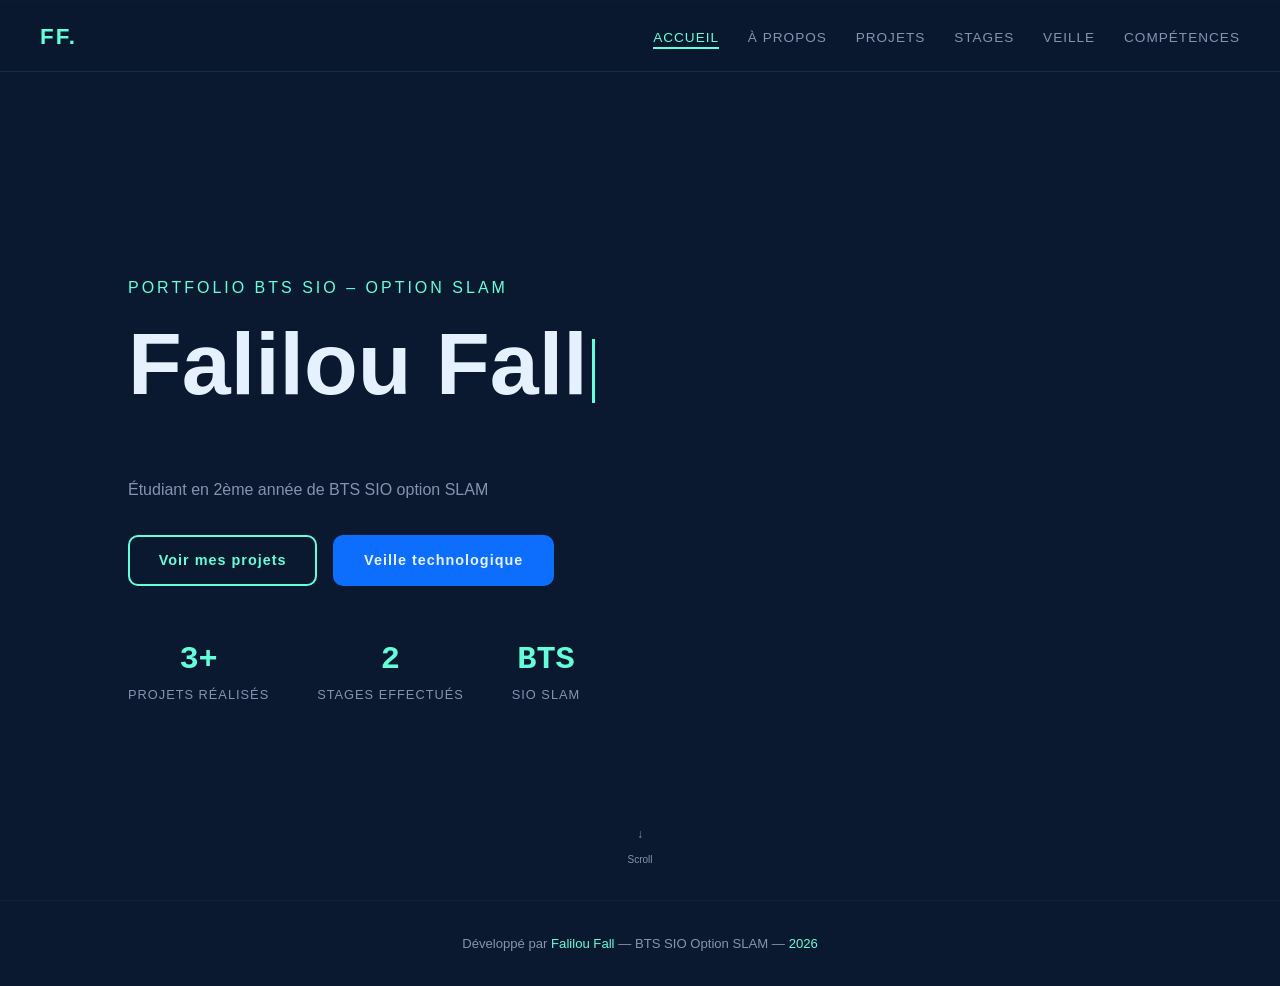
<file: index.html>
<!DOCTYPE html>
<html lang="fr">
<head>
  <meta charset="UTF-8"/>
  <meta name="viewport" content="width=device-width, initial-scale=1.0"/>
  <title>Accueil — Portfolio Falilou Fall</title>
  <style>

    *, *::before, *::after { box-sizing: border-box; margin: 0; padding: 0; }
    :root {
      --primary: #0a192f;
      --accent: #64ffda;
      --accent2: #0d6efd;
      --light-bg: #112240;
      --card-bg: #172a45;
      --text: #ccd6f6;
      --text-muted: #8892b0;
      --white: #e6f1ff;
      --radius: 10px;
      --transition: all 0.3s ease;
    }
    html { scroll-behavior: smooth; }
    body {
      font-family: 'Segoe UI', Tahoma, Geneva, Verdana, sans-serif;
      background-color: var(--primary);
      color: var(--text);
      line-height: 1.6;
    }
    a { color: var(--accent); text-decoration: none; transition: var(--transition); }
    a:hover { color: var(--white); }

    /* PROGRESS BAR */
    #progress-bar {
      position: fixed; top: 0; left: 0;
      height: 3px; width: 0%;
      background: linear-gradient(90deg, var(--accent), var(--accent2));
      z-index: 9999; transition: width 0.1s linear;
    }

    /* NAVBAR */
    nav {
      position: fixed; top: 3px; left: 0; right: 0;
      background: rgba(10, 25, 47, 0.97);
      backdrop-filter: blur(10px);
      display: flex; justify-content: space-between; align-items: center;
      padding: 1rem 2.5rem;
      z-index: 1000;
      border-bottom: 1px solid rgba(100,255,218,0.1);
    }
    .nav-logo { font-size: 1.4rem; font-weight: 700; color: var(--accent); letter-spacing: 2px; }
    .nav-links { display: flex; gap: 1.8rem; list-style: none; }
    .nav-links a {
      color: var(--text-muted); font-size: 0.85rem;
      letter-spacing: 1px; text-transform: uppercase;
      position: relative; padding-bottom: 4px;
    }
    .nav-links a::after {
      content: ''; position: absolute; bottom: 0; left: 0;
      width: 0; height: 2px; background: var(--accent);
      transition: var(--transition);
    }
    .nav-links a:hover, .nav-links a.active { color: var(--accent); }
    .nav-links a:hover::after, .nav-links a.active::after { width: 100%; }
    .hamburger { display: none; flex-direction: column; gap: 5px; cursor: pointer; }
    .hamburger span { display: block; width: 25px; height: 2px; background: var(--accent); transition: var(--transition); }

    /* PAGE WRAPPER */
    .page-content { padding-top: 80px; min-height: 100vh; }

    /* SECTION */
    section, .main-section { padding: 5rem 10vw; }
    .section-title {
      font-size: 1.8rem; font-weight: 700; color: var(--white);
      margin-bottom: 0.5rem;
      display: flex; align-items: center; gap: 1rem;
    }
    .section-title::before { content: attr(data-num); color: var(--accent); font-size: 1.1rem; font-family: monospace; }
    .section-title::after { content: ''; flex: 1; height: 1px; background: var(--light-bg); max-width: 300px; }
    .section-sub { color: var(--text-muted); margin-bottom: 3rem; font-size: 0.95rem; }

    /* CARDS */
    .card {
      background: var(--card-bg); border-radius: var(--radius);
      padding: 1.5rem; border: 1px solid rgba(100,255,218,0.08);
      transition: var(--transition);
    }
    .card:hover { transform: translateY(-5px); border-color: rgba(100,255,218,0.25); }

    /* BUTTONS */
    .btn {
      display: inline-block; padding: 0.75rem 1.8rem;
      border-radius: var(--radius); font-size: 0.9rem; font-weight: 600;
      cursor: pointer; transition: var(--transition); letter-spacing: 1px;
    }
    .btn-outline {
      background: transparent; border: 2px solid var(--accent); color: var(--accent);
    }
    .btn-outline:hover { background: rgba(100,255,218,0.1); transform: translateY(-2px); color: var(--accent); }
    .btn-solid {
      background: var(--accent2); border: 2px solid var(--accent2); color: var(--white);
    }
    .btn-solid:hover { filter: brightness(1.2); transform: translateY(-2px); color: var(--white); }

    /* BADGE */
    .badge { display: inline-block; padding: 0.2rem 0.7rem; border-radius: 20px; font-size: 0.75rem; }
    .badge-ok { background: rgba(100,255,218,0.15); color: var(--accent); }
    .badge-partial { background: rgba(255,193,7,0.15); color: #ffc107; }

    /* TAG */
    .tag {
      display: inline-block;
      background: rgba(100,255,218,0.08); color: var(--accent);
      padding: 0.25rem 0.6rem; border-radius: 20px;
      font-size: 0.78rem; font-family: monospace;
    }

    /* REVEAL ANIMATION */
    .reveal { opacity: 0; transform: translateY(30px); transition: opacity 0.6s ease, transform 0.6s ease; }
    .reveal.visible { opacity: 1; transform: translateY(0); }

    /* BACK TO TOP */
    #back-to-top {
      position: fixed; bottom: 2rem; right: 2rem;
      background: var(--accent); color: var(--primary);
      border: none; border-radius: 50%;
      width: 44px; height: 44px; font-size: 1.2rem;
      cursor: pointer; display: none; align-items: center;
      justify-content: center; transition: var(--transition);
      z-index: 999; box-shadow: 0 4px 15px rgba(100,255,218,0.3);
    }
    #back-to-top:hover { transform: translateY(-3px); }
    #back-to-top.visible { display: flex; }

    /* FOOTER */
    footer {
      text-align: center; padding: 2rem;
      color: var(--text-muted); font-size: 0.82rem;
      border-top: 1px solid var(--light-bg);
    }
    footer span { color: var(--accent); }

    /* TABLE */
    .table-wrap { overflow-x: auto; }
    table { width: 100%; border-collapse: collapse; font-size: 0.88rem; min-width: 580px; }
    thead tr { background: var(--light-bg); }
    th {
      padding: 0.85rem 1rem; text-align: left; color: var(--accent);
      letter-spacing: 1px; text-transform: uppercase; font-size: 0.78rem;
      border-bottom: 2px solid var(--accent);
    }
    tbody tr { transition: var(--transition); border-bottom: 1px solid rgba(255,255,255,0.05); }
    tbody tr:hover { background: var(--light-bg); }
    td { padding: 0.75rem 1rem; color: var(--text-muted); }
    td:first-child { color: var(--white); font-weight: 600; }

    @media (max-width: 768px) {
      nav { padding: 1rem 1.5rem; }
      .nav-links { display: none; flex-direction: column; position: absolute; top: 100%; left: 0; right: 0; background: rgba(10,25,47,0.98); padding: 1rem 2rem; gap: 1.2rem; border-top: 1px solid var(--light-bg); }
      .nav-links.open { display: flex; }
      .hamburger { display: flex; }
      section, .main-section { padding: 4rem 6vw; }
    }


    #hero {
      min-height: calc(100vh - 80px);
      display: flex; flex-direction: column;
      justify-content: center; align-items: flex-start;
      padding: 0 10vw; position: relative; overflow: hidden;
    }
    .hero-tag { color: var(--accent); font-size: 1rem; letter-spacing: 3px; text-transform: uppercase; margin-bottom: 1rem; opacity:0; animation: fadeUp 0.8s ease 0.2s forwards; }
    .hero-name { font-size: clamp(2.5rem, 7vw, 5.5rem); font-weight: 800; color: var(--white); line-height: 1.1; opacity:0; animation: fadeUp 0.8s ease 0.4s forwards; }
    .hero-cursor { display: inline-block; width: 3px; height: clamp(2rem, 5vw, 4rem); background: var(--accent); vertical-align: middle; margin-left: 4px; animation: blink 1s step-end infinite; }
    .hero-subtitle { font-size: clamp(1rem, 2.5vw, 1.4rem); color: var(--text-muted); margin-top: 0.5rem; min-height: 2rem; opacity:0; animation: fadeUp 0.8s ease 0.6s forwards; }
    .hero-desc { max-width: 540px; color: var(--text-muted); margin-top: 1.5rem; font-size: 1rem; opacity:0; animation: fadeUp 0.8s ease 0.8s forwards; }
    .hero-btns { display: flex; gap: 1rem; margin-top: 2rem; opacity:0; animation: fadeUp 0.8s ease 1s forwards; flex-wrap: wrap; }
    .hero-scroll { position: absolute; bottom: 2rem; left: 50%; transform: translateX(-50%); display: flex; flex-direction: column; align-items: center; gap: 0.5rem; color: var(--text-muted); font-size: 0.75rem; animation: bounce 2s infinite; }
    .hero-stats { display: flex; gap: 3rem; margin-top: 3rem; opacity:0; animation: fadeUp 0.8s ease 1.2s forwards; flex-wrap: wrap; }
    .stat-item { text-align: center; }
    .stat-num { font-size: 2rem; font-weight: 800; color: var(--accent); font-family: monospace; }
    .stat-label { font-size: 0.8rem; color: var(--text-muted); text-transform: uppercase; letter-spacing: 1px; }
    @keyframes fadeUp { from { opacity:0; transform:translateY(20px);} to { opacity:1; transform:translateY(0);} }
    @keyframes bounce { 0%,100%{ transform:translateX(-50%) translateY(0);} 50%{ transform:translateX(-50%) translateY(-8px);} }
    @keyframes blink { 0%,100%{ opacity:1;} 50%{ opacity:0;} }
    @media(max-width:768px){ .hero-stats{ gap:1.5rem;} .hero-btns{ flex-direction:column;} }

  </style>
</head>
<body>
<div id="progress-bar"></div>

  <nav>
    <a href="index.html" class="nav-logo">FF.</a>
    <ul class="nav-links" id="navLinks">
      <li><a href="index.html" data-page="index">Accueil</a></li>
      <li><a href="apropos.html" data-page="apropos">À propos</a></li>
      <li><a href="projets.html" data-page="projets">Projets</a></li>
      <li><a href="stages.html" data-page="stages">Stages</a></li>
      <li><a href="veille.html" data-page="veille">Veille</a></li>
      <li><a href="competences.html" data-page="competences">Compétences</a></li>
    </ul>
    <div class="hamburger" id="hamburger"><span></span><span></span><span></span></div>
  </nav>

<div class="page-content">

<section id="hero">
  <p class="hero-tag">Portfolio BTS SIO – Option SLAM</p>
  <h1 class="hero-name">Falilou Fall<span class="hero-cursor"></span></h1>
  <p class="hero-subtitle" id="typing"></p>
  <p class="hero-desc">
    Étudiant en 2ème année de BTS SIO option SLAM
  </p>
  <div class="hero-btns">
    <a href="projets.html" class="btn btn-outline">Voir mes projets</a>
    <a href="veille.html" class="btn btn-solid">Veille technologique</a>
  </div>
  <div class="hero-stats">
    <div class="stat-item"><div class="stat-num">3+</div><div class="stat-label">Projets réalisés</div></div>
    <div class="stat-item"><div class="stat-num">2</div><div class="stat-label">Stages effectués</div></div>
    <div class="stat-item"><div class="stat-num">BTS</div><div class="stat-label">SIO SLAM</div></div>
  </div>
  <div class="hero-scroll"><span>↓</span><small>Scroll</small></div>
</section>

<script>
  const texts = ["Futur Développeur d'Applications & Solutions Logicielles","Étudiant BTS SIO Option SLAM","Cybersécurité & Zero Trust"];
  let ti=0, ci=0, del=false;
  const el = document.getElementById('typing');
  function type(){
    const t = texts[ti];
    el.textContent = del ? t.substring(0,ci-1) : t.substring(0,ci+1);
    del ? ci-- : ci++;
    let speed = del ? 35 : 75;
    if(!del && ci===t.length){ speed=2200; del=true; }
    else if(del && ci===0){ del=false; ti=(ti+1)%texts.length; speed=300; }
    setTimeout(type, speed);
  }
  setTimeout(type, 1300);
</script>

  <footer>
    <p>Développé par <span>Falilou Fall</span> — BTS SIO Option SLAM — <span id="year"></span></p>
  </footer>
  <button id="back-to-top" title="Retour en haut">↑</button>

<script>
  document.getElementById('year') && (document.getElementById('year').textContent = new Date().getFullYear());
  const hamburger = document.getElementById('hamburger');
  const navLinks = document.getElementById('navLinks');
  hamburger.addEventListener('click', () => navLinks.classList.toggle('open'));
  document.querySelectorAll('.nav-links a').forEach(l => l.addEventListener('click', () => navLinks.classList.remove('open')));
  const progressBar = document.getElementById('progress-bar');
  const backToTop = document.getElementById('back-to-top');
  window.addEventListener('scroll', () => {
    const s = document.documentElement.scrollTop;
    const h = document.documentElement.scrollHeight - document.documentElement.clientHeight;
    progressBar.style.width = (s / h * 100) + '%';
    backToTop && (s > 400 ? backToTop.classList.add('visible') : backToTop.classList.remove('visible'));
  });
  backToTop && backToTop.addEventListener('click', () => window.scrollTo({ top: 0, behavior: 'smooth' }));
  document.querySelectorAll('.reveal').forEach(el => {
    new IntersectionObserver((entries) => {
      entries.forEach(e => { if(e.isIntersecting){ e.target.classList.add('visible'); } });
    }, { threshold: 0.1 }).observe(el);
  });
  // Active nav link
  const currentFile = location.pathname.split('/').pop() || 'index.html';
  document.querySelectorAll('.nav-links a').forEach(a => {
    if(a.getAttribute('href') === currentFile) a.classList.add('active');
  });
</script>

</div></body></html>
</file>
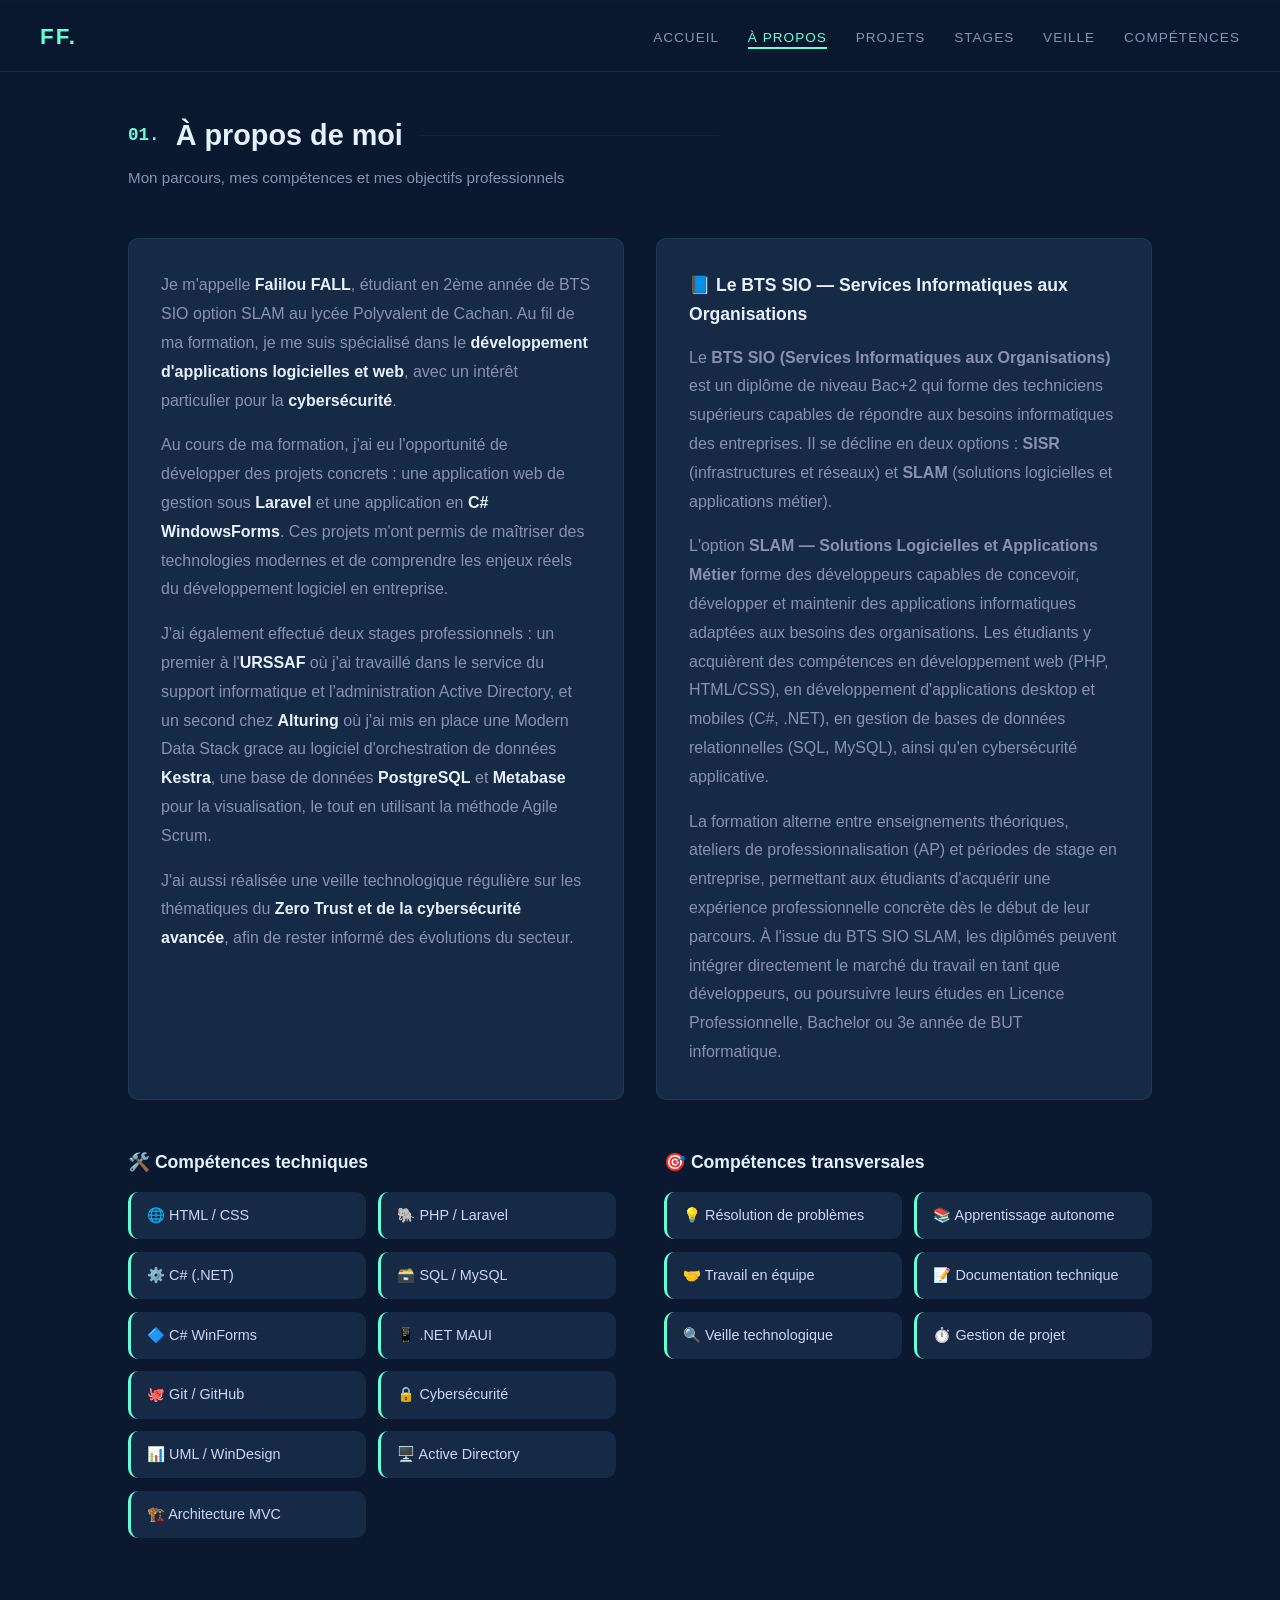
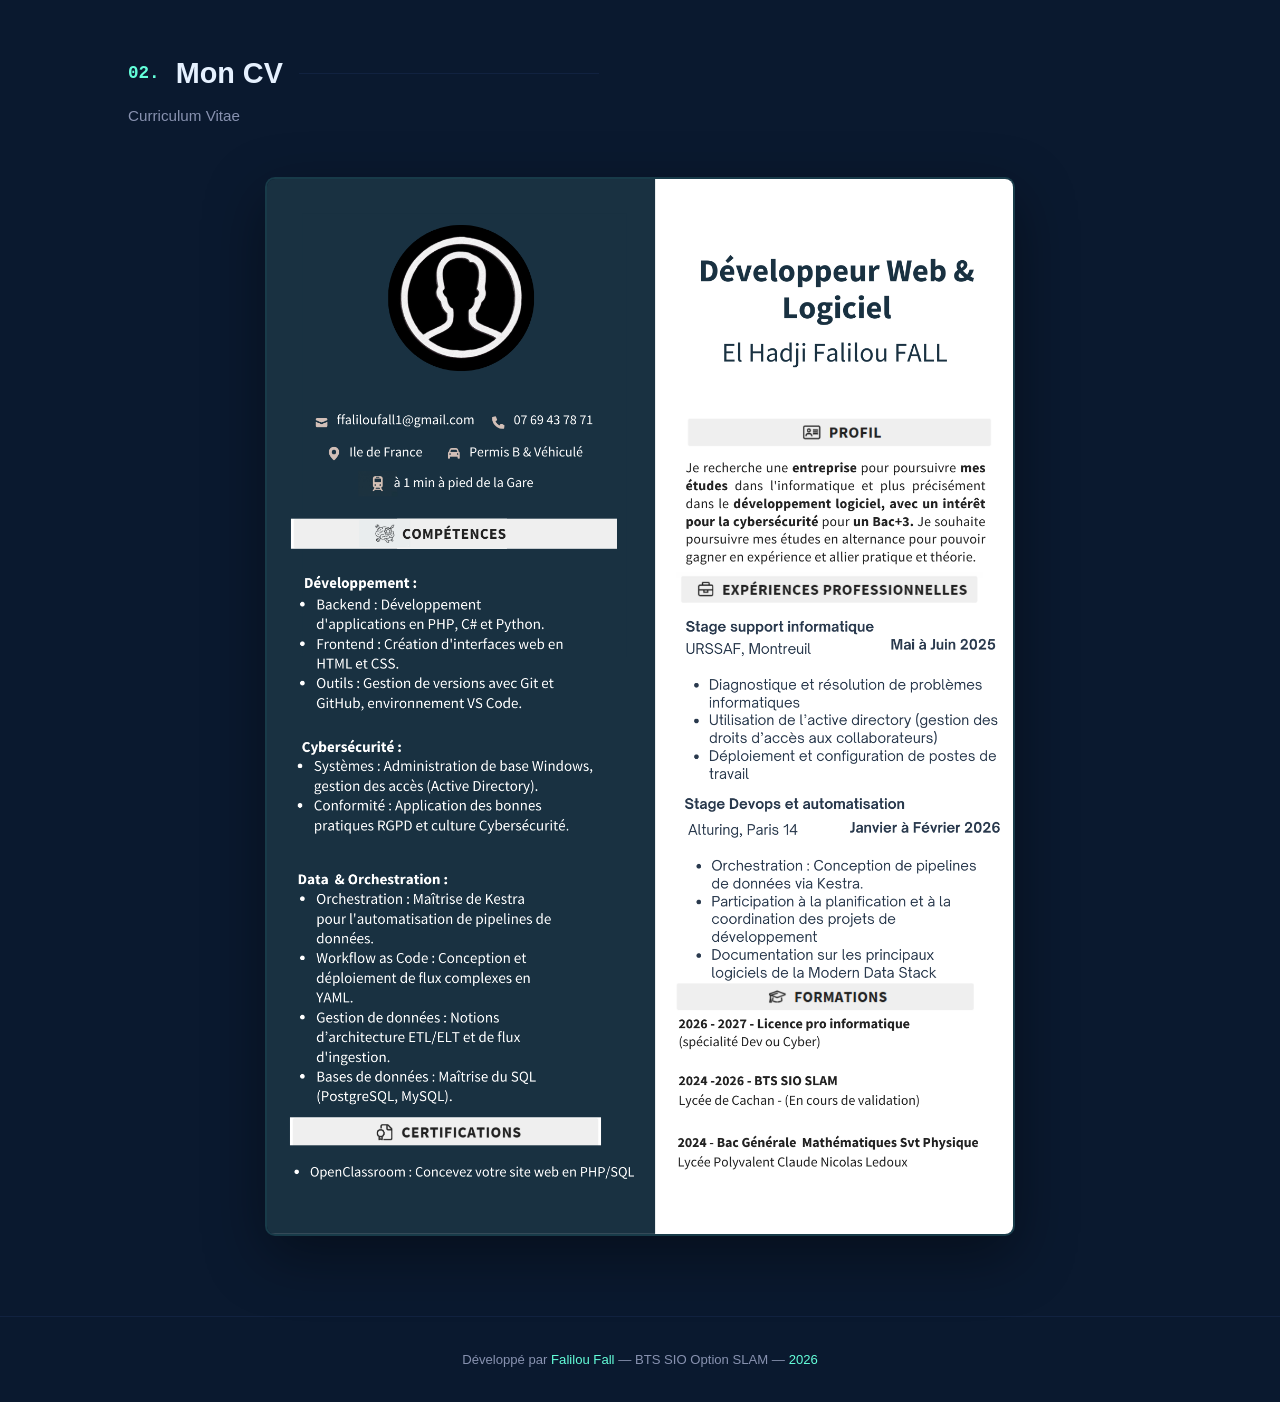
<file: apropos.html>
<!DOCTYPE html>
<html lang="fr">
<head>
  <meta charset="UTF-8"/>
  <meta name="viewport" content="width=device-width, initial-scale=1.0"/>
  <title>À propos — Portfolio Falilou Fall</title>
  <style>
    *, *::before, *::after { box-sizing: border-box; margin: 0; padding: 0; }
    :root {
      --primary: #0a192f;
      --accent: #64ffda;
      --accent2: #0d6efd;
      --light-bg: #112240;
      --card-bg: #172a45;
      --text: #ccd6f6;
      --text-muted: #8892b0;
      --white: #e6f1ff;
      --radius: 10px;
      --transition: all 0.3s ease;
    }
    html { scroll-behavior: smooth; }
    body {
      font-family: 'Segoe UI', Tahoma, Geneva, Verdana, sans-serif;
      background-color: var(--primary);
      color: var(--text);
      line-height: 1.6;
    }
    a { color: var(--accent); text-decoration: none; transition: var(--transition); }
    a:hover { color: var(--white); }

    #progress-bar {
      position: fixed; top: 0; left: 0;
      height: 3px; width: 0%;
      background: linear-gradient(90deg, var(--accent), var(--accent2));
      z-index: 9999; transition: width 0.1s linear;
    }

    nav {
      position: fixed; top: 3px; left: 0; right: 0;
      background: rgba(10, 25, 47, 0.97);
      backdrop-filter: blur(10px);
      display: flex; justify-content: space-between; align-items: center;
      padding: 1rem 2.5rem;
      z-index: 1000;
      border-bottom: 1px solid rgba(100,255,218,0.1);
    }
    .nav-logo { font-size: 1.4rem; font-weight: 700; color: var(--accent); letter-spacing: 2px; }
    .nav-links { display: flex; gap: 1.8rem; list-style: none; }
    .nav-links a {
      color: var(--text-muted); font-size: 0.85rem;
      letter-spacing: 1px; text-transform: uppercase;
      position: relative; padding-bottom: 4px;
    }
    .nav-links a::after {
      content: ''; position: absolute; bottom: 0; left: 0;
      width: 0; height: 2px; background: var(--accent);
      transition: var(--transition);
    }
    .nav-links a:hover, .nav-links a.active { color: var(--accent); }
    .nav-links a:hover::after, .nav-links a.active::after { width: 100%; }
    .hamburger { display: none; flex-direction: column; gap: 5px; cursor: pointer; }
    .hamburger span { display: block; width: 25px; height: 2px; background: var(--accent); transition: var(--transition); }

    .page-content { padding-top: 80px; min-height: 100vh; }
    section, .main-section { padding: 5rem 10vw; }
    .section-title {
      font-size: 1.8rem; font-weight: 700; color: var(--white);
      margin-bottom: 0.5rem;
      display: flex; align-items: center; gap: 1rem;
    }
    .section-title::before { content: attr(data-num); color: var(--accent); font-size: 1.1rem; font-family: monospace; }
    .section-title::after { content: ''; flex: 1; height: 1px; background: var(--light-bg); max-width: 300px; }
    .section-sub { color: var(--text-muted); margin-bottom: 3rem; font-size: 0.95rem; }

    .card {
      background: var(--card-bg); border-radius: var(--radius);
      padding: 1.5rem; border: 1px solid rgba(100,255,218,0.08);
      transition: var(--transition);
    }
    .card:hover { transform: translateY(-5px); border-color: rgba(100,255,218,0.25); }

    .btn {
      display: inline-block; padding: 0.75rem 1.8rem;
      border-radius: var(--radius); font-size: 0.9rem; font-weight: 600;
      cursor: pointer; transition: var(--transition); letter-spacing: 1px;
    }
    .btn-outline {
      background: transparent; border: 2px solid var(--accent); color: var(--accent);
    }
    .btn-outline:hover { background: rgba(100,255,218,0.1); transform: translateY(-2px); color: var(--accent); }
    .btn-solid {
      background: var(--accent2); border: 2px solid var(--accent2); color: var(--white);
    }
    .btn-solid:hover { filter: brightness(1.2); transform: translateY(-2px); color: var(--white); }

    .badge { display: inline-block; padding: 0.2rem 0.7rem; border-radius: 20px; font-size: 0.75rem; }
    .badge-ok { background: rgba(100,255,218,0.15); color: var(--accent); }

    .tag {
      display: inline-block;
      background: rgba(100,255,218,0.08); color: var(--accent);
      padding: 0.25rem 0.6rem; border-radius: 20px;
      font-size: 0.78rem; font-family: monospace;
    }

    .reveal { opacity: 0; transform: translateY(30px); transition: opacity 0.6s ease, transform 0.6s ease; }
    .reveal.visible { opacity: 1; transform: translateY(0); }

    #back-to-top {
      position: fixed; bottom: 2rem; right: 2rem;
      background: var(--accent); color: var(--primary);
      border: none; border-radius: 50%;
      width: 44px; height: 44px; font-size: 1.2rem;
      cursor: pointer; display: none; align-items: center;
      justify-content: center; transition: var(--transition);
      z-index: 999; box-shadow: 0 4px 15px rgba(100,255,218,0.3);
    }
    #back-to-top:hover { transform: translateY(-3px); }
    #back-to-top.visible { display: flex; }

    footer {
      text-align: center; padding: 2rem;
      color: var(--text-muted); font-size: 0.82rem;
      border-top: 1px solid var(--light-bg);
    }
    footer span { color: var(--accent); }

    @media (max-width: 768px) {
      nav { padding: 1rem 1.5rem; }
      .nav-links { display: none; flex-direction: column; position: absolute; top: 100%; left: 0; right: 0; background: rgba(10,25,47,0.98); padding: 1rem 2rem; gap: 1.2rem; border-top: 1px solid var(--light-bg); }
      .nav-links.open { display: flex; }
      .hamburger { display: flex; }
      section, .main-section { padding: 4rem 6vw; }
      .about-duo-grid { grid-template-columns: 1fr !important; }
      .about-grid { grid-template-columns: 1fr !important; }
    }

    .about-text { color: var(--text-muted); margin-bottom: 1.5rem; line-height: 1.8; }
    .about-text strong { color: var(--white); }

    .about-duo-grid {
      display: grid;
      grid-template-columns: 1fr 1fr;
      gap: 2rem;
      margin-bottom: 3rem;
      align-items: stretch;
    }

    .formation-block {
      background: var(--card-bg); border-radius: var(--radius);
      padding: 2rem; border: 1px solid rgba(100,255,218,0.08);
    }
    .formation-block h3 { color: var(--white); margin-bottom: 1rem; font-size: 1.1rem; }
    .formation-block p { color: var(--text-muted); line-height: 1.8; margin-bottom: 1rem; }
    .formation-block p:last-child { margin-bottom: 0; }

    .about-grid { display: grid; grid-template-columns: 1fr 1fr; gap: 3rem; align-items: start; margin-top: 3rem; }
    .skills-grid { display: grid; grid-template-columns: repeat(2, 1fr); gap: 0.8rem; margin-top: 1rem; }
    .skill-item {
      background: var(--card-bg); padding: 0.75rem 1rem; border-radius: var(--radius);
      display: flex; align-items: center; gap: 0.5rem; font-size: 0.9rem;
      color: var(--text); border-left: 3px solid var(--accent); transition: var(--transition);
    }
    .skill-item:hover { transform: translateX(5px); color: var(--white); }

    .cv-section { text-align: center; }
    .cv-preview {
      max-width: 750px; margin: 0 auto;
      border: 2px solid rgba(100,255,218,0.15);
      border-radius: var(--radius); overflow: hidden;
      box-shadow: 0 20px 60px rgba(0,0,0,0.4);
      transition: var(--transition);
    }
    .cv-preview:hover {
      border-color: rgba(100,255,218,0.4);
      box-shadow: 0 25px 70px rgba(0,0,0,0.6);
      transform: translateY(-4px);
    }
    .cv-preview img { width: 100%; display: block; }
  </style>
</head>
<body>
<div id="progress-bar"></div>

<nav>
  <a href="index.html" class="nav-logo">FF.</a>
  <ul class="nav-links" id="navLinks">
    <li><a href="index.html">Accueil</a></li>
    <li><a href="apropos.html">À propos</a></li>
    <li><a href="projets.html">Projets</a></li>
    <li><a href="stages.html">Stages</a></li>
    <li><a href="veille.html">Veille</a></li>
    <li><a href="competences.html">Compétences</a></li>
  </ul>
  <div class="hamburger" id="hamburger"><span></span><span></span><span></span></div>
</nav>

<div class="page-content">

  <!-- SECTION 01 — À PROPOS -->
  <section class="main-section" style="padding-top:2rem;">
    <h2 class="section-title" data-num="01.">À propos de moi</h2>
    <p class="section-sub">Mon parcours, mes compétences et mes objectifs professionnels</p>

    <!-- GRILLE COTE A COTE -->
    <div class="about-duo-grid reveal">

      <!-- BLOC GAUCHE — Présentation -->
      <div class="formation-block">
        <p class="about-text">
          Je m'appelle <strong>Falilou FALL</strong>, étudiant en 2ème année de BTS SIO option SLAM
          au lycée Polyvalent de Cachan. Au fil de ma formation, je me suis spécialisé dans le
          <strong>développement d'applications logicielles et web</strong>, avec un intérêt particulier
          pour la <strong>cybersécurité</strong>.
        </p>
        <p class="about-text">
          Au cours de ma formation, j'ai eu l'opportunité de développer des projets concrets : une
          application web de gestion sous <strong>Laravel</strong> et une application en
          <strong>C# WindowsForms</strong>. Ces projets m'ont permis de maîtriser des technologies modernes
          et de comprendre les enjeux réels du développement logiciel en entreprise.
        </p>
        <p class="about-text">
          J'ai également effectué deux stages professionnels : un premier à l'<strong>URSSAF</strong>
          où j'ai travaillé dans le service du support informatique et l'administration Active Directory, et un second chez
          <strong>Alturing</strong> où j'ai mis en place une Modern Data Stack grace au logiciel d'orchestration de données
          <strong>Kestra</strong>, une base de données <strong>PostgreSQL</strong> et <strong>Metabase</strong> pour la visualisation, le tout en utilisant la méthode
          Agile Scrum.
        </p>
        <p class="about-text" style="margin-bottom:0;">
          J'ai aussi réalisée une veille technologique régulière sur les thématiques du
          <strong>Zero Trust et de la cybersécurité avancée</strong>, afin de rester informé des
          évolutions du secteur.
        </p>
      </div>

      <!-- BLOC DROIT — Ma formation -->
      <div class="formation-block">
        <h3>📘 Le BTS SIO — Services Informatiques aux Organisations</h3>
        <p>
          Le <strong>BTS SIO (Services Informatiques aux Organisations)</strong> est un diplôme de niveau Bac+2 qui forme des
          techniciens supérieurs capables de répondre aux besoins informatiques des entreprises. Il se décline en deux options :
          <strong>SISR</strong> (infrastructures et réseaux) et <strong>SLAM</strong> (solutions logicielles et applications métier).
        </p>
        <p>
          L'option <strong>SLAM — Solutions Logicielles et Applications Métier</strong> forme des développeurs capables de concevoir,
          développer et maintenir des applications informatiques adaptées aux besoins des organisations. Les étudiants y acquièrent
          des compétences en développement web (PHP, HTML/CSS), en développement d'applications desktop et mobiles (C#, .NET),
          en gestion de bases de données relationnelles (SQL, MySQL), ainsi qu'en cybersécurité applicative.
        </p>
        <p>
          La formation alterne entre enseignements théoriques, ateliers de professionnalisation (AP) et périodes de stage en entreprise,
          permettant aux étudiants d'acquérir une expérience professionnelle concrète dès le début de leur parcours. À l'issue du BTS SIO
          SLAM, les diplômés peuvent intégrer directement le marché du travail en tant que développeurs, ou poursuivre leurs études en
          Licence Professionnelle, Bachelor ou 3e année de BUT informatique.
        </p>
      </div>

    </div>

    <!-- COMPÉTENCES -->
    <div class="about-grid reveal">
      <div>
        <h3 style="color:var(--white);margin-bottom:1rem;font-size:1.1rem;">🛠️ Compétences techniques</h3>
        <div class="skills-grid">
          <div class="skill-item">🌐 HTML / CSS</div>
          <div class="skill-item">🐘 PHP / Laravel</div>
          <div class="skill-item">⚙️ C# (.NET)</div>
          <div class="skill-item">🗃️ SQL / MySQL</div>
          <div class="skill-item">🔷 C# WinForms</div>
          <div class="skill-item">📱 .NET MAUI</div>
          <div class="skill-item">🐙 Git / GitHub</div>
          <div class="skill-item">🔒 Cybersécurité</div>
          <div class="skill-item">📊 UML / WinDesign</div>
          <div class="skill-item">🖥️ Active Directory</div>
          <div class="skill-item">🏗️ Architecture MVC</div>
        </div>
      </div>
      <div>
        <h3 style="color:var(--white);margin-bottom:1rem;font-size:1.1rem;">🎯 Compétences transversales</h3>
        <div class="skills-grid">
          <div class="skill-item">💡 Résolution de problèmes</div>
          <div class="skill-item">📚 Apprentissage autonome</div>
          <div class="skill-item">🤝 Travail en équipe</div>
          <div class="skill-item">📝 Documentation technique</div>
          <div class="skill-item">🔍 Veille technologique</div>
          <div class="skill-item">⏱️ Gestion de projet</div>
        </div>
      </div>
    </div>
  </section>

  <!-- SECTION CV -->
  <section class="main-section" style="padding-top:2rem;">
    <h2 class="section-title" data-num="02.">Mon CV</h2>
    <p class="section-sub">Curriculum Vitae</p>
    <div class="cv-section reveal">
      <div class="cv-preview">
        <img src="cv.png" alt="CV Falilou Fall" />
      </div>
    </div>
  </section>

</div>

<footer>
  <p>Développé par <span>Falilou Fall</span> — BTS SIO Option SLAM — <span id="year"></span></p>
</footer>
<button id="back-to-top" title="Retour en haut">↑</button>

<script>
  document.getElementById('year') && (document.getElementById('year').textContent = new Date().getFullYear());
  const hamburger = document.getElementById('hamburger');
  const navLinks = document.getElementById('navLinks');
  hamburger.addEventListener('click', () => navLinks.classList.toggle('open'));
  document.querySelectorAll('.nav-links a').forEach(l => l.addEventListener('click', () => navLinks.classList.remove('open')));
  const progressBar = document.getElementById('progress-bar');
  const backToTop = document.getElementById('back-to-top');
  window.addEventListener('scroll', () => {
    const s = document.documentElement.scrollTop;
    const h = document.documentElement.scrollHeight - document.documentElement.clientHeight;
    progressBar.style.width = (s / h * 100) + '%';
    backToTop && (s > 400 ? backToTop.classList.add('visible') : backToTop.classList.remove('visible'));
  });
  backToTop && backToTop.addEventListener('click', () => window.scrollTo({ top: 0, behavior: 'smooth' }));
  document.querySelectorAll('.reveal').forEach(el => {
    new IntersectionObserver((entries) => {
      entries.forEach(e => { if(e.isIntersecting){ e.target.classList.add('visible'); } });
    }, { threshold: 0.1 }).observe(el);
  });
  const currentFile = location.pathname.split('/').pop() || 'index.html';
  document.querySelectorAll('.nav-links a').forEach(a => {
    if(a.getAttribute('href') === currentFile) a.classList.add('active');
  });
</script>
</body>
</html>
</file>
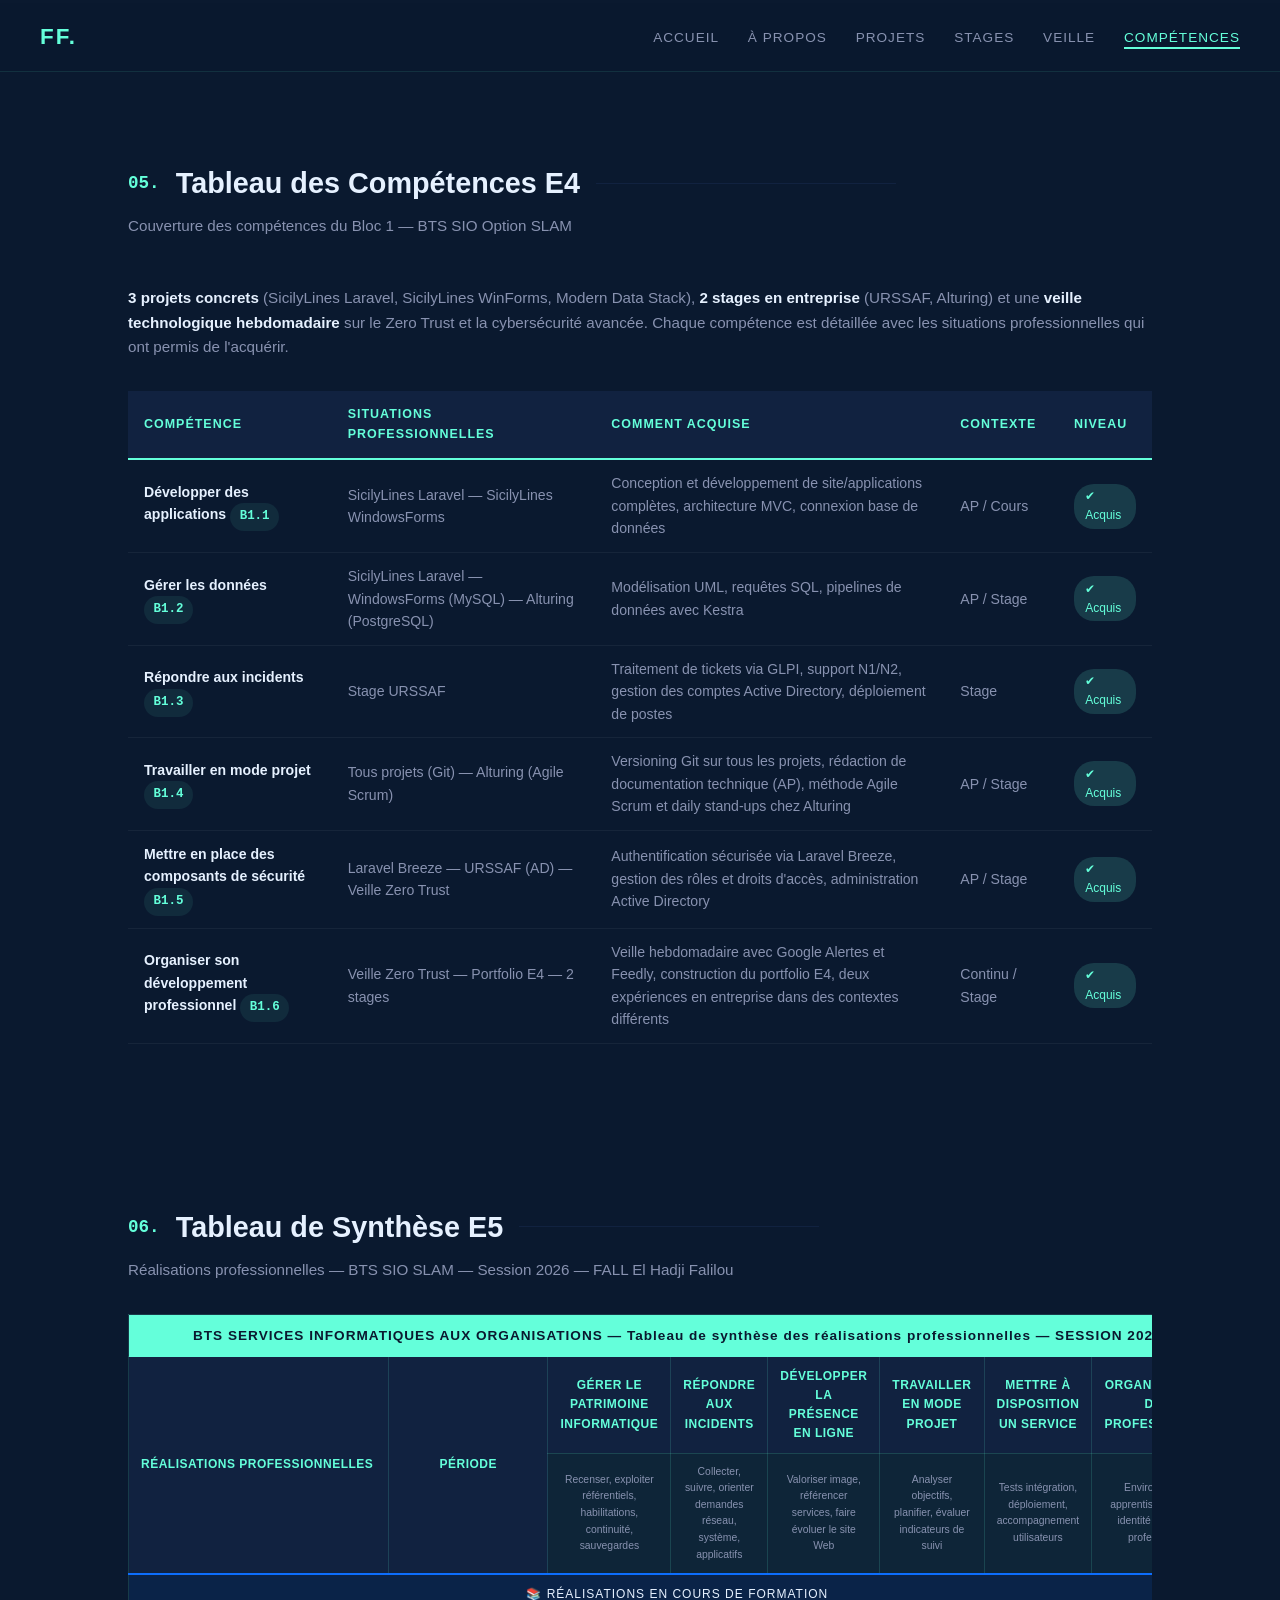
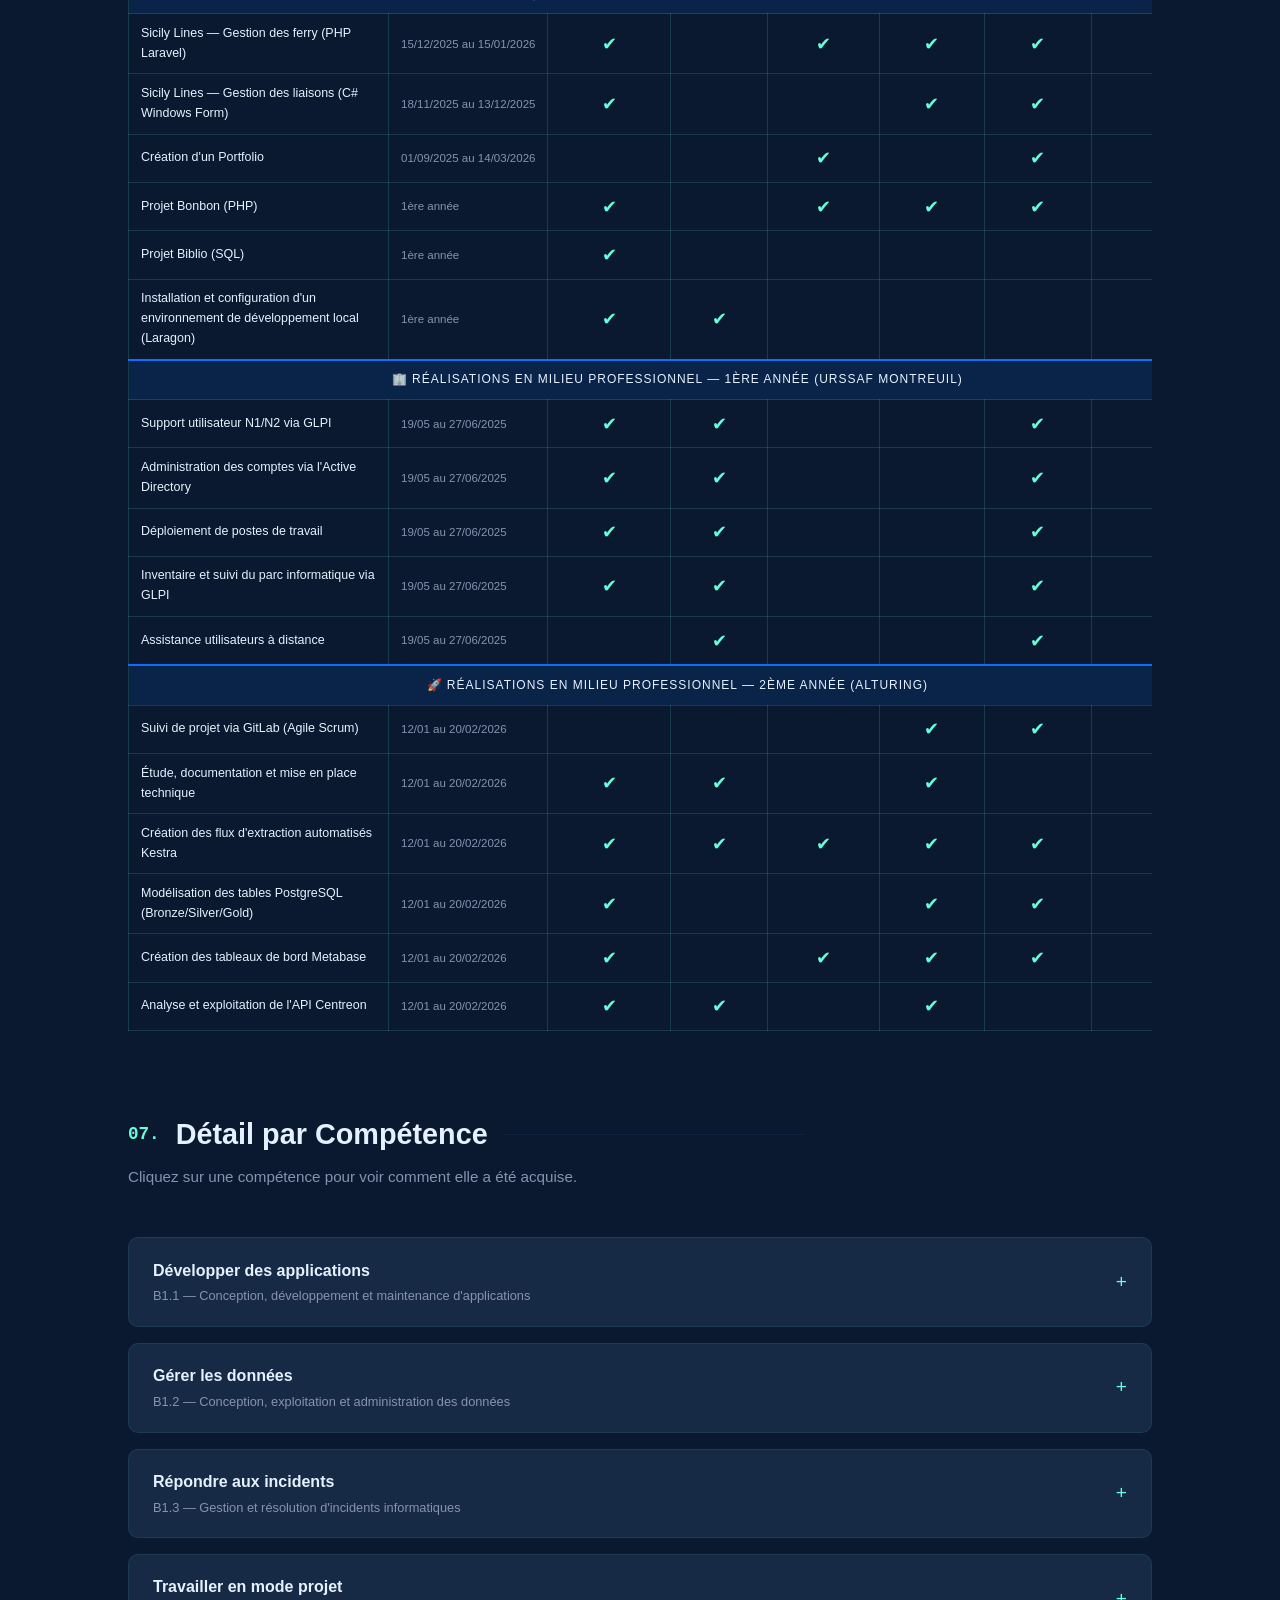
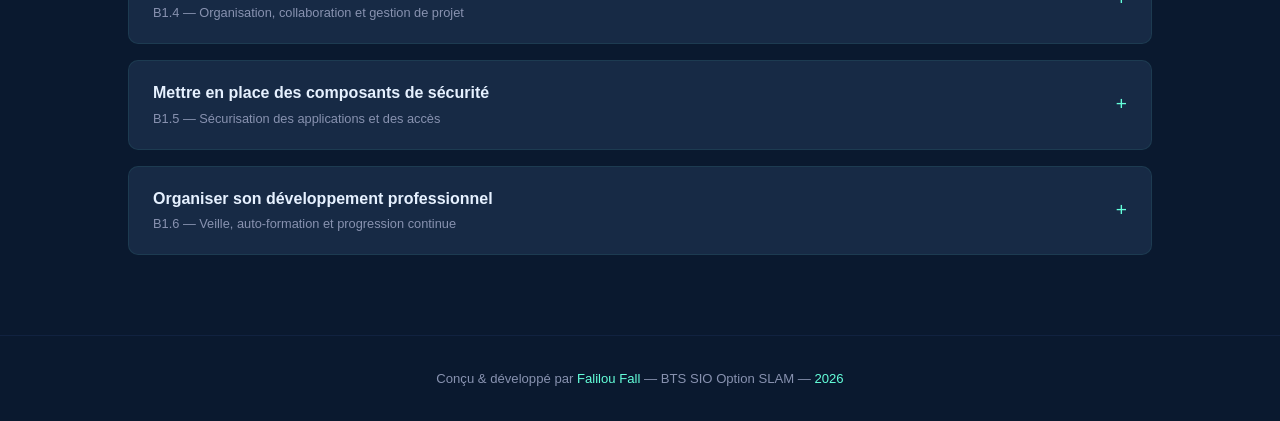
<file: competences.html>
<!DOCTYPE html>
<html lang="fr">
<head>
  <meta charset="UTF-8" />
  <meta name="viewport" content="width=device-width, initial-scale=1.0" />
  <title>Compétences E4 — Portfolio Falilou Fall</title>
  <style>
    *, *::before, *::after { box-sizing: border-box; margin: 0; padding: 0; }
    :root {
      --primary: #0a192f;
      --accent: #64ffda;
      --accent2: #0d6efd;
      --light-bg: #112240;
      --card-bg: #172a45;
      --text: #ccd6f6;
      --text-muted: #8892b0;
      --white: #e6f1ff;
      --radius: 10px;
      --transition: all 0.3s ease;
    }
    html { scroll-behavior: smooth; }
    body { font-family: 'Segoe UI', Tahoma, Geneva, Verdana, sans-serif; background-color: var(--primary); color: var(--text); line-height: 1.6; }
    a { color: var(--accent); text-decoration: none; transition: var(--transition); }
    a:hover { color: var(--white); }

    /* PROGRESS BAR */
    #progress-bar { position: fixed; top: 0; left: 0; height: 3px; width: 0; background: linear-gradient(90deg, var(--accent), var(--accent2)); z-index: 9999; transition: width 0.1s linear; }

    /* NAVBAR */
    nav { position: fixed; top: 3px; left: 0; right: 0; background: rgba(10,25,47,0.97); backdrop-filter: blur(10px); display: flex; justify-content: space-between; align-items: center; padding: 1rem 2.5rem; z-index: 1000; border-bottom: 1px solid rgba(100,255,218,0.1); }
    .nav-logo { font-size: 1.4rem; font-weight: 700; color: var(--accent); letter-spacing: 2px; }
    .nav-links { display: flex; gap: 1.8rem; list-style: none; }
    .nav-links a { color: var(--text-muted); font-size: 0.85rem; letter-spacing: 1px; text-transform: uppercase; position: relative; padding-bottom: 4px; }
    .nav-links a::after { content: ''; position: absolute; bottom: 0; left: 0; width: 0; height: 2px; background: var(--accent); transition: var(--transition); }
    .nav-links a:hover, .nav-links a.active { color: var(--accent); }
    .nav-links a:hover::after, .nav-links a.active::after { width: 100%; }
    .hamburger { display: none; flex-direction: column; gap: 5px; cursor: pointer; }
    .hamburger span { display: block; width: 25px; height: 2px; background: var(--accent); transition: var(--transition); }

    /* PAGE WRAPPER */
    .page-content { padding-top: 80px; min-height: 100vh; }

    /* SECTION */
    section, .main-section { padding: 5rem 10vw; }
    .section-title { font-size: 1.8rem; font-weight: 700; color: var(--white); margin-bottom: 0.5rem; display: flex; align-items: center; gap: 1rem; }
    .section-title::before { content: attr(data-num); color: var(--accent); font-size: 1.1rem; font-family: monospace; }
    .section-title::after { content: ''; flex: 1; height: 1px; background: var(--light-bg); max-width: 300px; }
    .section-sub { color: var(--text-muted); margin-bottom: 3rem; font-size: 0.95rem; }

    /* CARDS */
    .card { background: var(--card-bg); border-radius: var(--radius); padding: 1.5rem; border: 1px solid rgba(100,255,218,0.08); transition: var(--transition); }
    .card:hover { transform: translateY(-5px); border-color: rgba(100,255,218,0.25); }

    /* BADGE */
    .badge { display: inline-block; padding: 0.2rem 0.7rem; border-radius: 20px; font-size: 0.75rem; }
    .badge-ok { background: rgba(100,255,218,0.15); color: var(--accent); }
    .badge-partial { background: rgba(255,193,7,0.15); color: #ffc107; }

    /* TAG */
    .tag { display: inline-block; background: rgba(100,255,218,0.08); color: var(--accent); padding: 0.25rem 0.6rem; border-radius: 20px; font-size: 0.78rem; font-family: monospace; }

    /* REVEAL */
    .reveal { opacity: 0; transform: translateY(30px); transition: opacity 0.6s ease, transform 0.6s ease; }
    .reveal.visible { opacity: 1; transform: translateY(0); }

    /* BACK TO TOP */
    #back-to-top { position: fixed; bottom: 2rem; right: 2rem; background: var(--accent); color: var(--primary); border: none; border-radius: 50%; width: 44px; height: 44px; font-size: 1.2rem; cursor: pointer; display: none; align-items: center; justify-content: center; transition: var(--transition); z-index: 999; box-shadow: 0 4px 15px rgba(100,255,218,0.3); }
    #back-to-top:hover { transform: translateY(-3px); }
    #back-to-top.visible { display: flex; }

    /* FOOTER */
    footer { text-align: center; padding: 2rem; color: var(--text-muted); font-size: 0.82rem; border-top: 1px solid var(--light-bg); }
    footer span { color: var(--accent); }

    /* TABLE BLOC 1 */
    .table-wrap { overflow-x: auto; }
    .table-wrap table { width: 100%; border-collapse: collapse; font-size: 0.88rem; min-width: 580px; }
    .table-wrap thead tr { background: var(--light-bg); }
    .table-wrap th { padding: 0.85rem 1rem; text-align: left; color: var(--accent); letter-spacing: 1px; text-transform: uppercase; font-size: 0.78rem; border-bottom: 2px solid var(--accent); }
    .table-wrap tbody tr { transition: var(--transition); border-bottom: 1px solid rgba(255,255,255,0.05); }
    .table-wrap tbody tr:hover { background: var(--light-bg); }
    .table-wrap td { padding: 0.75rem 1rem; color: var(--text-muted); }
    .table-wrap td:first-child { color: var(--white); font-weight: 600; }

    /* ===== TABLEAU SYNTHESE E5 ===== */
    .synthese-section { padding: 5rem 10vw; }
    .synthese-section .section-title { font-size: 1.8rem; font-weight: 700; color: var(--white); margin-bottom: 0.5rem; display: flex; align-items: center; gap: 1rem; }
    .synthese-section .section-title::before { content: attr(data-num); color: var(--accent); font-size: 1.1rem; font-family: monospace; }
    .synthese-section .section-title::after { content: ''; flex: 1; height: 1px; background: var(--light-bg); max-width: 300px; }
    .synthese-section .section-sub { color: var(--text-muted); margin-bottom: 2rem; font-size: 0.95rem; }

    .synthese-wrap { overflow-x: auto; margin-top: 1rem; }
    .synthese-table { width: 100%; border-collapse: collapse; font-size: 0.78rem; min-width: 1000px; }
    .synthese-table th, .synthese-table td { border: 1px solid rgba(100,255,218,0.15); padding: 0.6rem 0.75rem; vertical-align: middle; }
    .synthese-table thead tr:first-child th { background: var(--accent); color: var(--primary); font-weight: 700; font-size: 0.85rem; text-align: center; letter-spacing: 1px; }
    .synthese-table thead tr:nth-child(2) th { background: var(--light-bg); color: var(--accent); font-size: 0.75rem; text-transform: uppercase; letter-spacing: 0.5px; text-align: center; }
    .synthese-table thead tr:nth-child(3) th { background: rgba(100,255,218,0.05); color: var(--text-muted); font-size: 0.7rem; font-weight: 400; }
    .synthese-table tbody tr { transition: var(--transition); }
    .synthese-table tbody tr:hover { background: var(--light-bg); }
    .synthese-table tbody td { color: var(--text-muted); }
    .synthese-table tbody td:first-child { color: var(--white); font-weight: 500; }
    .synthese-table .check-cell { text-align: center; color: var(--accent); font-size: 1rem; }
    .synthese-table .section-row td { background: rgba(13,110,253,0.12); color: var(--accent2); font-weight: 700; text-transform: uppercase; font-size: 0.75rem; letter-spacing: 1px; text-align: center; border-top: 2px solid var(--accent2); }
    .synthese-table .period-cell { color: var(--text-muted); font-size: 0.72rem; white-space: nowrap; }
    .check-icon { color: var(--accent); font-size: 1.1rem; }

    /* ACCORDION */
    .accordion { display: flex; flex-direction: column; gap: 1rem; margin-top: 1.5rem; }
    .accordion-item { background: var(--card-bg); border: 1px solid rgba(100,255,218,0.08); border-radius: var(--radius); overflow: hidden; transition: var(--transition); }
    .accordion-item:hover { border-color: rgba(100,255,218,0.2); }
    .accordion-header { padding: 1.2rem 1.5rem; cursor: pointer; display: flex; justify-content: space-between; align-items: center; }
    .accordion-title { font-size: 1rem; font-weight: 600; color: var(--white); }
    .accordion-sub { font-size: 0.8rem; color: var(--text-muted); margin-top: 0.2rem; }
    .accordion-icon { color: var(--accent); font-size: 1.2rem; transition: var(--transition); }
    .accordion-item.open .accordion-icon { transform: rotate(45deg); }
    .accordion-body { max-height: 0; overflow: hidden; transition: max-height 0.4s ease, padding 0.3s ease; padding: 0 1.5rem; }
    .accordion-item.open .accordion-body { max-height: 1000px; padding: 0 1.5rem 1.5rem; }
    .accordion-body p { color: var(--text-muted); font-size: 0.9rem; line-height: 1.7; margin-top: 0.5rem; }
    .accordion-body strong { color: var(--white); }
    .accordion-body em { color: var(--accent); font-style: normal; }

    @media (max-width: 768px) {
      nav { padding: 1rem 1.5rem; }
      .nav-links { display: none; flex-direction: column; position: absolute; top: 100%; left: 0; right: 0; background: rgba(10,25,47,0.98); padding: 1rem 2rem; gap: 1.2rem; border-top: 1px solid var(--light-bg); }
      .nav-links.open { display: flex; }
      .hamburger { display: flex; }
      section, .main-section, .synthese-section { padding: 4rem 6vw; }
    }
  </style>
</head>
<body>

<div id="progress-bar"></div>

<nav>
  <a href="index.html" class="nav-logo">FF.</a>
  <ul class="nav-links" id="navLinks">
    <li><a href="index.html" data-page="index">Accueil</a></li>
    <li><a href="apropos.html" data-page="apropos">À propos</a></li>
    <li><a href="projets.html" data-page="projets">Projets</a></li>
    <li><a href="stages.html" data-page="stages">Stages</a></li>
    <li><a href="veille.html" data-page="veille">Veille</a></li>
    <li><a href="competences.html" data-page="competences">Compétences</a></li>
  </ul>
  <div class="hamburger" id="hamburger"><span></span><span></span><span></span></div>
</nav>

<div class="page-content">

  <!-- INTRO + TABLEAU BLOC 1 -->
  <section class="main-section">
    <h2 class="section-title" data-num="05.">Tableau des Compétences E4</h2>
    <p class="section-sub">Couverture des compétences du Bloc 1 — BTS SIO Option SLAM</p>

    <p style="color:var(--text-muted); margin-bottom:2rem; font-size:0.95rem;">
      <strong style="color:var(--white)">3 projets concrets</strong> (SicilyLines Laravel, SicilyLines WinForms, Modern Data Stack),
      <strong style="color:var(--white)">2 stages en entreprise</strong> (URSSAF, Alturing) et une
      <strong style="color:var(--white)">veille technologique hebdomadaire</strong> sur le Zero Trust et la cybersécurité avancée.
      Chaque compétence est détaillée avec les situations professionnelles qui ont permis de l'acquérir.
    </p>

    <div class="table-wrap reveal">
      <table>
        <thead>
          <tr>
            <th>Compétence</th>
            <th>Situations professionnelles</th>
            <th>Comment acquise</th>
            <th>Contexte</th>
            <th>Niveau</th>
          </tr>
        </thead>
        <tbody>
          <tr>
            <td>Développer des applications <span class="tag">B1.1</span></td>
            <td>SicilyLines Laravel — SicilyLines WindowsForms</td>
            <td>Conception et développement de site/applications complètes, architecture MVC, connexion base de données</td>
            <td>AP / Cours</td>
            <td><span class="badge badge-ok">✔ Acquis</span></td>
          </tr>
          <tr>
            <td>Gérer les données <span class="tag">B1.2</span></td>
            <td>SicilyLines Laravel — WindowsForms (MySQL) — Alturing (PostgreSQL)</td>
            <td>Modélisation UML, requêtes SQL, pipelines de données avec Kestra</td>
            <td>AP / Stage</td>
            <td><span class="badge badge-ok">✔ Acquis</span></td>
          </tr>
          <tr>
            <td>Répondre aux incidents <span class="tag">B1.3</span></td>
            <td>Stage URSSAF</td>
            <td>Traitement de tickets via GLPI, support N1/N2, gestion des comptes Active Directory, déploiement de postes</td>
            <td>Stage</td>
            <td><span class="badge badge-ok">✔ Acquis</span></td>
          </tr>
          <tr>
            <td>Travailler en mode projet <span class="tag">B1.4</span></td>
            <td>Tous projets (Git) — Alturing (Agile Scrum)</td>
            <td>Versioning Git sur tous les projets, rédaction de documentation technique (AP), méthode Agile Scrum et daily stand-ups chez Alturing</td>
            <td>AP / Stage</td>
            <td><span class="badge badge-ok">✔ Acquis</span></td>
          </tr>
          <tr>
            <td>Mettre en place des composants de sécurité <span class="tag">B1.5</span></td>
            <td>Laravel Breeze — URSSAF (AD) — Veille Zero Trust</td>
            <td>Authentification sécurisée via Laravel Breeze, gestion des rôles et droits d'accès, administration Active Directory</td>
            <td>AP / Stage</td>
            <td><span class="badge badge-ok">✔ Acquis</span></td>
          </tr>
          <tr>
            <td>Organiser son développement professionnel <span class="tag">B1.6</span></td>
            <td>Veille Zero Trust — Portfolio E4 — 2 stages</td>
            <td>Veille hebdomadaire avec Google Alertes et Feedly, construction du portfolio E4, deux expériences en entreprise dans des contextes différents</td>
            <td>Continu / Stage</td>
            <td><span class="badge badge-ok">✔ Acquis</span></td>
          </tr>
        </tbody>
      </table>
    </div>
  </section>

  <!-- ===== TABLEAU DE SYNTHESE E5 ===== -->
  <section class="synthese-section">
    <h2 class="section-title" data-num="06.">Tableau de Synthèse E5</h2>
    <p class="section-sub">Réalisations professionnelles — BTS SIO SLAM — Session 2026 — FALL El Hadji Falilou</p>

    <div class="synthese-wrap reveal">
      <table class="synthese-table">
        <thead>
          <tr>
            <th colspan="8">BTS SERVICES INFORMATIQUES AUX ORGANISATIONS — Tableau de synthèse des réalisations professionnelles — SESSION 2026</th>
          </tr>
          <tr>
            <th rowspan="2" style="text-align:left; min-width:260px;">Réalisations professionnelles</th>
            <th rowspan="2" style="min-width:110px;">Période</th>
            <th>Gérer le patrimoine informatique</th>
            <th>Répondre aux incidents</th>
            <th>Développer la présence en ligne</th>
            <th>Travailler en mode projet</th>
            <th>Mettre à disposition un service</th>
            <th>Organiser son dév. professionnel</th>
          </tr>
          <tr>
            <th style="font-size:0.65rem; font-weight:400; color:var(--text-muted);">Recenser, exploiter référentiels, habilitations, continuité, sauvegardes</th>
            <th style="font-size:0.65rem; font-weight:400; color:var(--text-muted);">Collecter, suivre, orienter demandes réseau, système, applicatifs</th>
            <th style="font-size:0.65rem; font-weight:400; color:var(--text-muted);">Valoriser image, référencer services, faire évoluer le site Web</th>
            <th style="font-size:0.65rem; font-weight:400; color:var(--text-muted);">Analyser objectifs, planifier, évaluer indicateurs de suivi</th>
            <th style="font-size:0.65rem; font-weight:400; color:var(--text-muted);">Tests intégration, déploiement, accompagnement utilisateurs</th>
            <th style="font-size:0.65rem; font-weight:400; color:var(--text-muted);">Environnement apprentissage, veille, identité pro, projet professionnel</th>
          </tr>
        </thead>
        <tbody>
          <!-- FORMATION -->
          <tr class="section-row"><td colspan="8">📚 Réalisations en cours de formation</td></tr>
          <tr>
            <td>Sicily Lines — Gestion des ferry (PHP Laravel)</td>
            <td class="period-cell">15/12/2025 au 15/01/2026</td>
            <td class="check-cell"><span class="check-icon">✔</span></td>
            <td class="check-cell"></td>
            <td class="check-cell"><span class="check-icon">✔</span></td>
            <td class="check-cell"><span class="check-icon">✔</span></td>
            <td class="check-cell"><span class="check-icon">✔</span></td>
            <td class="check-cell"><span class="check-icon">✔</span></td>
          </tr>
          <tr>
            <td>Sicily Lines — Gestion des liaisons (C# Windows Form)</td>
            <td class="period-cell">18/11/2025 au 13/12/2025</td>
            <td class="check-cell"><span class="check-icon">✔</span></td>
            <td class="check-cell"></td>
            <td class="check-cell"></td>
            <td class="check-cell"><span class="check-icon">✔</span></td>
            <td class="check-cell"><span class="check-icon">✔</span></td>
            <td class="check-cell"><span class="check-icon">✔</span></td>
          </tr>
          <tr>
            <td>Création d'un Portfolio</td>
            <td class="period-cell">01/09/2025 au 14/03/2026</td>
            <td class="check-cell"></td>
            <td class="check-cell"></td>
            <td class="check-cell"><span class="check-icon">✔</span></td>
            <td class="check-cell"></td>
            <td class="check-cell"><span class="check-icon">✔</span></td>
            <td class="check-cell"><span class="check-icon">✔</span></td>
          </tr>
          <tr>
            <td>Projet Bonbon (PHP)</td>
            <td class="period-cell">1ère année</td>
            <td class="check-cell"><span class="check-icon">✔</span></td>
            <td class="check-cell"></td>
            <td class="check-cell"><span class="check-icon">✔</span></td>
            <td class="check-cell"><span class="check-icon">✔</span></td>
            <td class="check-cell"><span class="check-icon">✔</span></td>
            <td class="check-cell"><span class="check-icon">✔</span></td>
          </tr>
          <tr>
            <td>Projet Biblio (SQL)</td>
            <td class="period-cell">1ère année</td>
            <td class="check-cell"><span class="check-icon">✔</span></td>
            <td class="check-cell"></td>
            <td class="check-cell"></td>
            <td class="check-cell"></td>
            <td class="check-cell"></td>
            <td class="check-cell"><span class="check-icon">✔</span></td>
          </tr>
          <tr>
            <td>Installation et configuration d'un environnement de développement local (Laragon)</td>
            <td class="period-cell">1ère année</td>
            <td class="check-cell"><span class="check-icon">✔</span></td>
            <td class="check-cell"><span class="check-icon">✔</span></td>
            <td class="check-cell"></td>
            <td class="check-cell"></td>
            <td class="check-cell"></td>
            <td class="check-cell"><span class="check-icon">✔</span></td>
          </tr>

          <!-- STAGE 1ERE ANNEE -->
          <tr class="section-row"><td colspan="8">🏢 Réalisations en milieu professionnel — 1ère année (URSSAF Montreuil)</td></tr>
          <tr>
            <td>Support utilisateur N1/N2 via GLPI</td>
            <td class="period-cell">19/05 au 27/06/2025</td>
            <td class="check-cell"><span class="check-icon">✔</span></td>
            <td class="check-cell"><span class="check-icon">✔</span></td>
            <td class="check-cell"></td>
            <td class="check-cell"></td>
            <td class="check-cell"><span class="check-icon">✔</span></td>
            <td class="check-cell"><span class="check-icon">✔</span></td>
          </tr>
          <tr>
            <td>Administration des comptes via l'Active Directory</td>
            <td class="period-cell">19/05 au 27/06/2025</td>
            <td class="check-cell"><span class="check-icon">✔</span></td>
            <td class="check-cell"><span class="check-icon">✔</span></td>
            <td class="check-cell"></td>
            <td class="check-cell"></td>
            <td class="check-cell"><span class="check-icon">✔</span></td>
            <td class="check-cell"><span class="check-icon">✔</span></td>
          </tr>
          <tr>
            <td>Déploiement de postes de travail</td>
            <td class="period-cell">19/05 au 27/06/2025</td>
            <td class="check-cell"><span class="check-icon">✔</span></td>
            <td class="check-cell"><span class="check-icon">✔</span></td>
            <td class="check-cell"></td>
            <td class="check-cell"></td>
            <td class="check-cell"><span class="check-icon">✔</span></td>
            <td class="check-cell"><span class="check-icon">✔</span></td>
          </tr>
          <tr>
            <td>Inventaire et suivi du parc informatique via GLPI</td>
            <td class="period-cell">19/05 au 27/06/2025</td>
            <td class="check-cell"><span class="check-icon">✔</span></td>
            <td class="check-cell"><span class="check-icon">✔</span></td>
            <td class="check-cell"></td>
            <td class="check-cell"></td>
            <td class="check-cell"><span class="check-icon">✔</span></td>
            <td class="check-cell"><span class="check-icon">✔</span></td>
          </tr>
          <tr>
            <td>Assistance utilisateurs à distance</td>
            <td class="period-cell">19/05 au 27/06/2025</td>
            <td class="check-cell"></td>
            <td class="check-cell"><span class="check-icon">✔</span></td>
            <td class="check-cell"></td>
            <td class="check-cell"></td>
            <td class="check-cell"><span class="check-icon">✔</span></td>
            <td class="check-cell"><span class="check-icon">✔</span></td>
          </tr>

          <!-- STAGE 2EME ANNEE -->
          <tr class="section-row"><td colspan="8">🚀 Réalisations en milieu professionnel — 2ème année (Alturing)</td></tr>
          <tr>
            <td>Suivi de projet via GitLab (Agile Scrum)</td>
            <td class="period-cell">12/01 au 20/02/2026</td>
            <td class="check-cell"></td>
            <td class="check-cell"></td>
            <td class="check-cell"></td>
            <td class="check-cell"><span class="check-icon">✔</span></td>
            <td class="check-cell"><span class="check-icon">✔</span></td>
            <td class="check-cell"><span class="check-icon">✔</span></td>
          </tr>
          <tr>
            <td>Étude, documentation et mise en place technique</td>
            <td class="period-cell">12/01 au 20/02/2026</td>
            <td class="check-cell"><span class="check-icon">✔</span></td>
            <td class="check-cell"><span class="check-icon">✔</span></td>
            <td class="check-cell"></td>
            <td class="check-cell"><span class="check-icon">✔</span></td>
            <td class="check-cell"></td>
            <td class="check-cell"><span class="check-icon">✔</span></td>
          </tr>
          <tr>
            <td>Création des flux d'extraction automatisés Kestra</td>
            <td class="period-cell">12/01 au 20/02/2026</td>
            <td class="check-cell"><span class="check-icon">✔</span></td>
            <td class="check-cell"><span class="check-icon">✔</span></td>
            <td class="check-cell"><span class="check-icon">✔</span></td>
            <td class="check-cell"><span class="check-icon">✔</span></td>
            <td class="check-cell"><span class="check-icon">✔</span></td>
            <td class="check-cell"><span class="check-icon">✔</span></td>
          </tr>
          <tr>
            <td>Modélisation des tables PostgreSQL (Bronze/Silver/Gold)</td>
            <td class="period-cell">12/01 au 20/02/2026</td>
            <td class="check-cell"><span class="check-icon">✔</span></td>
            <td class="check-cell"></td>
            <td class="check-cell"></td>
            <td class="check-cell"><span class="check-icon">✔</span></td>
            <td class="check-cell"><span class="check-icon">✔</span></td>
            <td class="check-cell"><span class="check-icon">✔</span></td>
          </tr>
          <tr>
            <td>Création des tableaux de bord Metabase</td>
            <td class="period-cell">12/01 au 20/02/2026</td>
            <td class="check-cell"><span class="check-icon">✔</span></td>
            <td class="check-cell"></td>
            <td class="check-cell"><span class="check-icon">✔</span></td>
            <td class="check-cell"><span class="check-icon">✔</span></td>
            <td class="check-cell"><span class="check-icon">✔</span></td>
            <td class="check-cell"><span class="check-icon">✔</span></td>
          </tr>
          <tr>
            <td>Analyse et exploitation de l'API Centreon</td>
            <td class="period-cell">12/01 au 20/02/2026</td>
            <td class="check-cell"><span class="check-icon">✔</span></td>
            <td class="check-cell"><span class="check-icon">✔</span></td>
            <td class="check-cell"></td>
            <td class="check-cell"><span class="check-icon">✔</span></td>
            <td class="check-cell"></td>
            <td class="check-cell"><span class="check-icon">✔</span></td>
          </tr>
        </tbody>
      </table>
    </div>
  </section>

  <!-- DETAIL PAR COMPETENCE -->
  <section class="main-section" style="padding-top:0;">
    <h2 class="section-title" data-num="07.">Détail par Compétence</h2>
    <p class="section-sub">Cliquez sur une compétence pour voir comment elle a été acquise.</p>

    <div class="accordion">

      <div class="accordion-item">
        <div class="accordion-header">
          <div>
            <div class="accordion-title">Développer des applications</div>
            <div class="accordion-sub">B1.1 — Conception, développement et maintenance d'applications</div>
          </div>
          <span class="accordion-icon">+</span>
        </div>
        <div class="accordion-body">
          <p>Cette compétence est celle que j'ai le plus exercée au cours de ma formation. Elle recouvre la capacité à <strong>concevoir, développer et maintenir</strong> des applications adaptées à différents besoins. J'ai pu la mettre en pratique sur <strong>deux projets majeurs</strong> (SicilyLines Laravel et WinForms).</p>
          <p style="margin-top:0.8rem;"><em>Laravel</em> — Ce projet m'a permis d'apprendre à structurer une application selon l'architecture <strong>MVC</strong>, à créer des routes, contrôleurs et vues, à implémenter un <strong>CRUD complet</strong> sur les ferrys et leurs équipements avec une relation en base de données, et aussi à générer des brochures PDF. L'authentification a été intégrée via <em>Laravel Breeze</em>.</p>
          <p style="margin-top:0.8rem;"><em>C# Windows Forms</em> — Permettant de gérer les liaisons maritimes entre ports siciliens. Ce projet m'a appris à structurer le code en couches, à concevoir des formulaires de saisie et à connecter l'application à une <strong>base de données MySQL</strong>.</p>
        </div>
      </div>

      <div class="accordion-item">
        <div class="accordion-header">
          <div>
            <div class="accordion-title">Gérer les données</div>
            <div class="accordion-sub">B1.2 — Conception, exploitation et administration des données</div>
          </div>
          <span class="accordion-icon">+</span>
        </div>
        <div class="accordion-body">
          <p>La gestion des données est une compétence que j'ai développée sur <strong>trois projets différents</strong> : MySQL avec Laravel et le projet C#, et PostgreSQL lors de mon stage chez Alturing.</p>
          <p style="margin-top:0.8rem;">Pour Laravel, j'ai modélisé en <em>UML</em> puis implémenté les tables, les relations et utilisé les <strong>migrations</strong> pour gérer les relations entre ferrys et équipements.</p>
          <p style="margin-top:0.8rem;">Chez Alturing, j'ai participé à la construction d'une <strong>Modern Data Stack</strong> complète. J'ai configuré des pipelines d'orchestration avec <em>Kestra</em>, stocké et structuré les données dans <em>PostgreSQL</em>, et créé des tableaux de bord de visualisation avec <em>Metabase</em>.</p>
        </div>
      </div>

      <div class="accordion-item">
        <div class="accordion-header">
          <div>
            <div class="accordion-title">Répondre aux incidents</div>
            <div class="accordion-sub">B1.3 — Gestion et résolution d'incidents informatiques</div>
          </div>
          <span class="accordion-icon">+</span>
        </div>
        <div class="accordion-body">
          <p>Cette compétence a été acquise exclusivement en contexte professionnel, lors de mon premier stage à l'<strong>URSSAF</strong>. Elle m'a permis de découvrir le fonctionnement réel du support informatique en entreprise et de prendre en charge des incidents concrets d'utilisateurs.</p>
          <p style="margin-top:0.8rem;">J'ai travaillé quotidiennement via <em>GLPI</em> en assurant un <strong>support N1 et N2</strong> : résolution de problèmes matériels et logiciels, configuration de postes de travail, gestion et création de <strong>comptes Active Directory</strong>, déploiement de nouveaux postes et maintenance du parc informatique.</p>
        </div>
      </div>

      <div class="accordion-item">
        <div class="accordion-header">
          <div>
            <div class="accordion-title">Travailler en mode projet</div>
            <div class="accordion-sub">B1.4 — Organisation, collaboration et gestion de projet</div>
          </div>
          <span class="accordion-icon">+</span>
        </div>
        <div class="accordion-body">
          <p>Le travail en mode projet a été présent tout au long de ma formation, aussi bien dans les ateliers de professionnalisation qu'en stage. J'ai progressivement maîtrisé les outils et méthodes qui structurent le développement logiciel en équipe.</p>
          <p style="margin-top:0.8rem;">Sur les projets AP, j'ai utilisé <em>Git</em> avec mon camarade Zakaria pour le versioning du code et rédigé de la <strong>documentation technique</strong>.</p>
          <p style="margin-top:0.8rem;">Chez Alturing, j'ai appliqué la méthode <em>Agile Scrum</em> : participation aux réunions quotidiennes, gestion des tâches et suivi d'avancement via des tickets <em>GitLab</em> (Issues) et organisation du travail en sprints de 2 semaines.</p>
        </div>
      </div>

      <div class="accordion-item">
        <div class="accordion-header">
          <div>
            <div class="accordion-title">Mettre en place des composants de sécurité</div>
            <div class="accordion-sub">B1.5 — Sécurisation des applications et des accès</div>
          </div>
          <span class="accordion-icon">+</span>
        </div>
        <div class="accordion-body">
          <p>La sécurité est une dimension que j'ai intégrée à la fois dans mes développements applicatifs et dans ma pratique professionnelle en stage. Ma veille sur le <strong>Zero Trust</strong> m'a également permis de comprendre les enjeux de sécurité à l'échelle de l'entreprise.</p>
          <p style="margin-top:0.8rem;">Sur SicilyLines, j'ai mis en place une <strong>authentification sécurisée</strong> via <em>Laravel Breeze</em> (hachage des mots de passe, protection CSRF, sessions sécurisées) ainsi qu'un <strong>système de rôles</strong> pour différencier les accès.</p>
          <p style="margin-top:0.8rem;">À l'URSSAF, j'ai administré les <strong>comptes et droits d'accès</strong> via <em>Active Directory</em>, ce qui m'a montré l'importance du <strong>principe du moindre privilège</strong>, pilier fondamental du modèle Zero Trust.</p>
        </div>
      </div>

      <div class="accordion-item">
        <div class="accordion-header">
          <div>
            <div class="accordion-title">Organiser son développement professionnel</div>
            <div class="accordion-sub">B1.6 — Veille, auto-formation et progression continue</div>
          </div>
          <span class="accordion-icon">+</span>
        </div>
        <div class="accordion-body">
          <p>Cette compétence traduit ma capacité à m'informer, à me former de façon autonome et à construire mon parcours professionnel de manière réfléchie sur toute la durée de ma formation.</p>
          <p style="margin-top:0.8rem;">J'ai mené une <strong>veille technologique hebdomadaire</strong> de <em>septembre 2025 à février 2026</em> sur le thème <em>Zero Trust et cybersécurité avancée</em>, en utilisant Google Alertes, Feedly et les publications officielles de l'ANSSI et de la CNIL.</p>
          <p style="margin-top:0.8rem;">J'ai également construit mon <strong>portfolio en HTML/CSS/JavaScript</strong> de A à Z, et réalisé deux stages dans des contextes très différents : <strong>support IT en grande organisation</strong> (URSSAF) et <strong>startups tech / data engineering</strong> (Alturing), ce qui m'a aidé à définir mon projet professionnel : poursuivre en <em>Licence Pro Data ou Cybersécurité</em> en alternance.</p>
        </div>
      </div>

    </div>
  </section>

</div>

<footer>
  <p>Conçu &amp; développé par <span>Falilou Fall</span> — BTS SIO Option SLAM — <span id="year"></span></p>
</footer>

<button id="back-to-top" title="Retour en haut">↑</button>

<script>
  document.getElementById('year').textContent = new Date().getFullYear();

  const hamburger = document.getElementById('hamburger');
  const navLinks = document.getElementById('navLinks');
  hamburger.addEventListener('click', () => navLinks.classList.toggle('open'));
  document.querySelectorAll('.nav-links a').forEach(l => l.addEventListener('click', () => navLinks.classList.remove('open')));

  const progressBar = document.getElementById('progress-bar');
  const backToTop = document.getElementById('back-to-top');
  window.addEventListener('scroll', () => {
    const s = document.documentElement.scrollTop;
    const h = document.documentElement.scrollHeight - document.documentElement.clientHeight;
    progressBar.style.width = (s / h * 100) + '%';
    s > 400 ? backToTop.classList.add('visible') : backToTop.classList.remove('visible');
  });
  backToTop.addEventListener('click', () => window.scrollTo({ top: 0, behavior: 'smooth' }));

  document.querySelectorAll('.reveal').forEach(el => {
    new IntersectionObserver(entries => {
      entries.forEach(e => { if (e.isIntersecting) e.target.classList.add('visible'); });
    }, { threshold: 0.1 }).observe(el);
  });

  // Active nav
  const currentFile = location.pathname.split('/').pop() || 'index.html';
  document.querySelectorAll('.nav-links a').forEach(a => {
    if (a.getAttribute('href') === currentFile) a.classList.add('active');
  });

  // Accordion
  document.querySelectorAll('.accordion-header').forEach(header => {
    header.addEventListener('click', () => {
      const item = header.parentElement;
      const wasOpen = item.classList.contains('open');
      document.querySelectorAll('.accordion-item').forEach(i => i.classList.remove('open'));
      if (!wasOpen) item.classList.add('open');
    });
  });
</script>

</body>
</html>
</file>
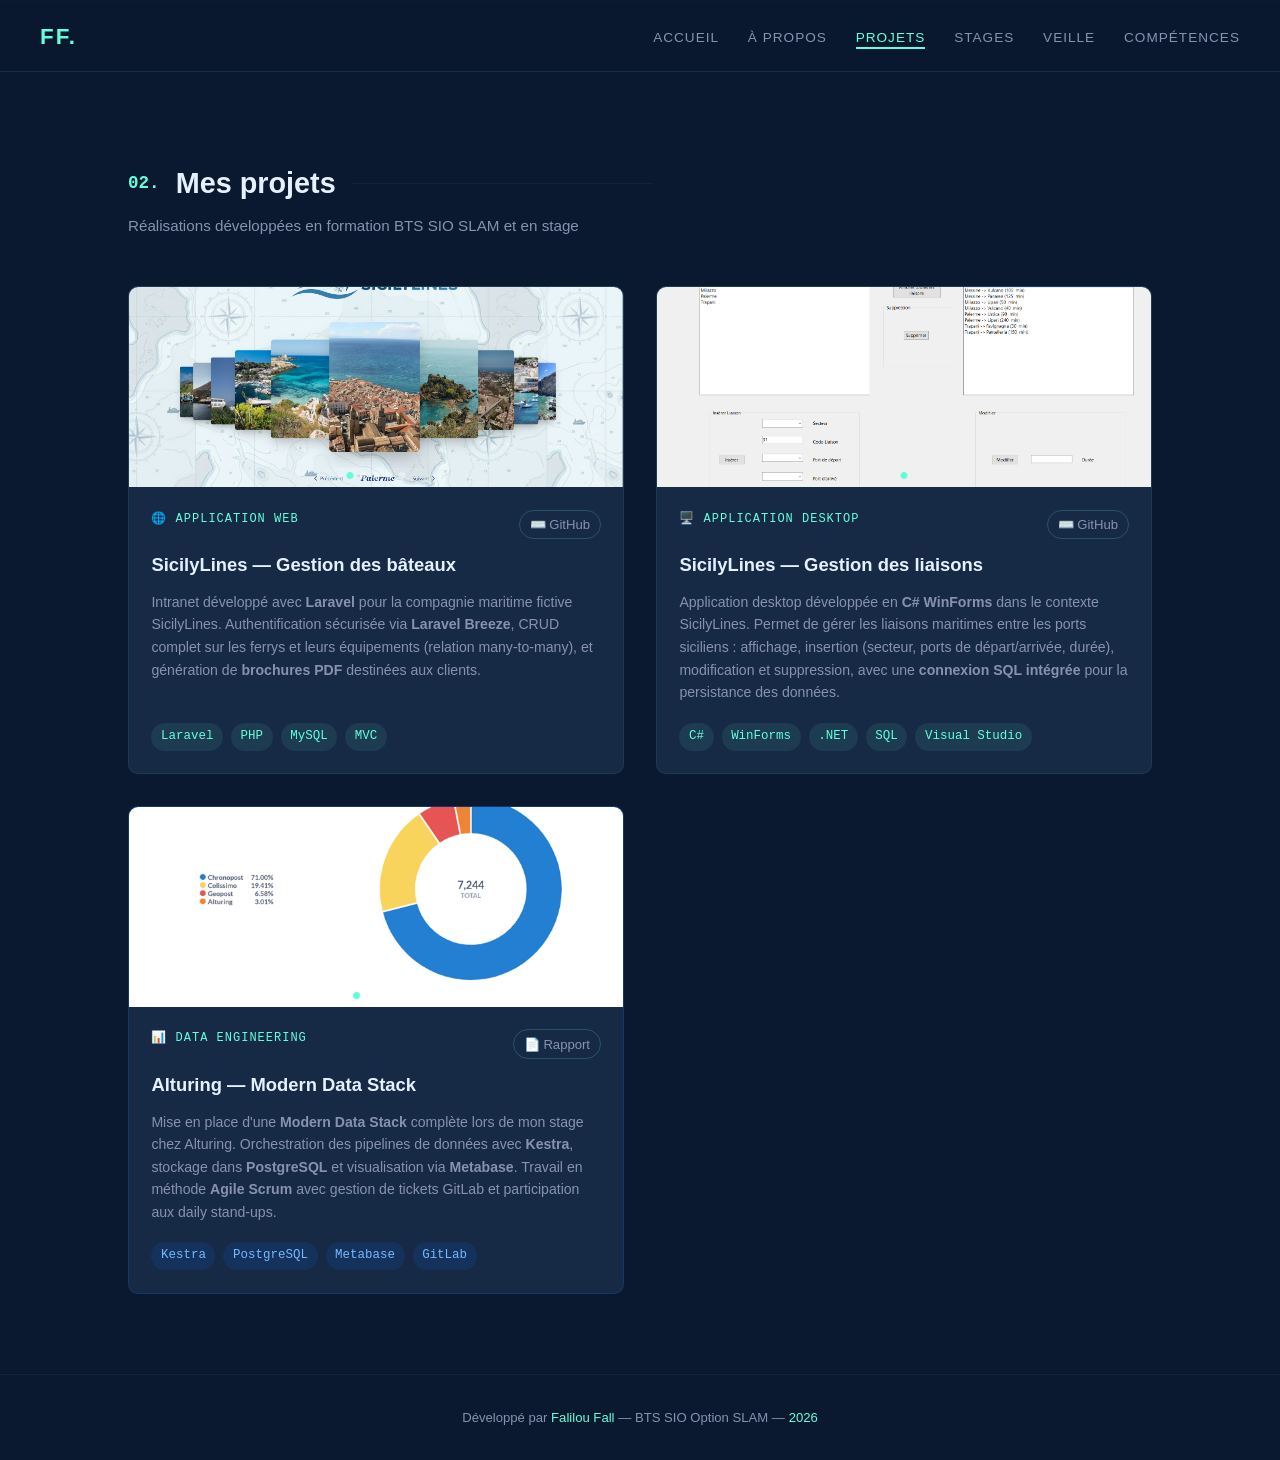
<file: projets.html>
<!DOCTYPE html>
<html lang="fr">
<head>
  <meta charset="UTF-8"/>
  <meta name="viewport" content="width=device-width, initial-scale=1.0"/>
  <title>Projets — Portfolio Falilou Fall</title>
  <style>
    *, *::before, *::after { box-sizing: border-box; margin: 0; padding: 0; }
    :root {
      --primary: #0a192f;
      --accent: #64ffda;
      --accent2: #0d6efd;
      --light-bg: #112240;
      --card-bg: #172a45;
      --text: #ccd6f6;
      --text-muted: #8892b0;
      --white: #e6f1ff;
      --radius: 10px;
      --transition: all 0.3s ease;
    }
    html { scroll-behavior: smooth; }
    body {
      font-family: 'Segoe UI', Tahoma, Geneva, Verdana, sans-serif;
      background-color: var(--primary);
      color: var(--text);
      line-height: 1.6;
    }
    a { color: var(--accent); text-decoration: none; transition: var(--transition); }
    a:hover { color: var(--white); }

    #progress-bar {
      position: fixed; top: 0; left: 0;
      height: 3px; width: 0%;
      background: linear-gradient(90deg, var(--accent), var(--accent2));
      z-index: 9999; transition: width 0.1s linear;
    }

    nav {
      position: fixed; top: 3px; left: 0; right: 0;
      background: rgba(10, 25, 47, 0.97);
      backdrop-filter: blur(10px);
      display: flex; justify-content: space-between; align-items: center;
      padding: 1rem 2.5rem;
      z-index: 1000;
      border-bottom: 1px solid rgba(100,255,218,0.1);
    }
    .nav-logo { font-size: 1.4rem; font-weight: 700; color: var(--accent); letter-spacing: 2px; }
    .nav-links { display: flex; gap: 1.8rem; list-style: none; }
    .nav-links a {
      color: var(--text-muted); font-size: 0.85rem;
      letter-spacing: 1px; text-transform: uppercase;
      position: relative; padding-bottom: 4px;
    }
    .nav-links a::after {
      content: ''; position: absolute; bottom: 0; left: 0;
      width: 0; height: 2px; background: var(--accent);
      transition: var(--transition);
    }
    .nav-links a:hover, .nav-links a.active { color: var(--accent); }
    .nav-links a:hover::after, .nav-links a.active::after { width: 100%; }
    .hamburger { display: none; flex-direction: column; gap: 5px; cursor: pointer; }
    .hamburger span { display: block; width: 25px; height: 2px; background: var(--accent); transition: var(--transition); }

    .page-content { padding-top: 80px; min-height: 100vh; }
    section, .main-section { padding: 5rem 10vw; }
    .section-title {
      font-size: 1.8rem; font-weight: 700; color: var(--white);
      margin-bottom: 0.5rem;
      display: flex; align-items: center; gap: 1rem;
    }
    .section-title::before { content: attr(data-num); color: var(--accent); font-size: 1.1rem; font-family: monospace; }
    .section-title::after { content: ''; flex: 1; height: 1px; background: var(--light-bg); max-width: 300px; }
    .section-sub { color: var(--text-muted); margin-bottom: 3rem; font-size: 0.95rem; }

    .tag {
      display: inline-block;
      background: rgba(100,255,218,0.08); color: var(--accent);
      padding: 0.25rem 0.6rem; border-radius: 20px;
      font-size: 0.78rem; font-family: monospace;
    }
    .tag-stage {
      background: rgba(13,110,253,0.12); color: #74b9ff;
    }

    .reveal { opacity: 0; transform: translateY(30px); transition: opacity 0.6s ease, transform 0.6s ease; }
    .reveal.visible { opacity: 1; transform: translateY(0); }

    #back-to-top {
      position: fixed; bottom: 2rem; right: 2rem;
      background: var(--accent); color: var(--primary);
      border: none; border-radius: 50%;
      width: 44px; height: 44px; font-size: 1.2rem;
      cursor: pointer; display: none; align-items: center;
      justify-content: center; transition: var(--transition);
      z-index: 999; box-shadow: 0 4px 15px rgba(100,255,218,0.3);
    }
    #back-to-top:hover { transform: translateY(-3px); }
    #back-to-top.visible { display: flex; }

    footer {
      text-align: center; padding: 2rem;
      color: var(--text-muted); font-size: 0.82rem;
      border-top: 1px solid var(--light-bg);
    }
    footer span { color: var(--accent); }

    @media (max-width: 768px) {
      nav { padding: 1rem 1.5rem; }
      .nav-links { display: none; flex-direction: column; position: absolute; top: 100%; left: 0; right: 0; background: rgba(10,25,47,0.98); padding: 1rem 2rem; gap: 1.2rem; border-top: 1px solid var(--light-bg); }
      .nav-links.open { display: flex; }
      .hamburger { display: flex; }
      section, .main-section { padding: 4rem 6vw; }
      .projects-grid { grid-template-columns: 1fr; }
    }

    /* ===== PROJECTS GRID ===== */
    .projects-grid {
      display: grid;
      grid-template-columns: repeat(auto-fit, minmax(340px, 1fr));
      gap: 2rem;
    }

    .project-card {
      background: var(--card-bg);
      border-radius: var(--radius);
      border: 1px solid rgba(100,255,218,0.08);
      transition: var(--transition);
      position: relative;
      overflow: hidden;
      display: flex;
      flex-direction: column;
    }
    .project-card::before {
      content: '';
      position: absolute; top: 0; left: 0; right: 0;
      height: 3px;
      background: linear-gradient(90deg, var(--accent), var(--accent2));
      transform: scaleX(0); transform-origin: left;
      transition: var(--transition);
    }
    /* Carte stage : bordure bleue */
    .project-card.stage-card {
      border-color: rgba(13,110,253,0.2);
    }
    .project-card.stage-card::before {
      background: linear-gradient(90deg, var(--accent2), #74b9ff);
    }

    .project-card:hover { transform: translateY(-8px); border-color: rgba(100,255,218,0.3); }
    .project-card:hover::before { transform: scaleX(1); }
    .project-card.stage-card:hover { border-color: rgba(13,110,253,0.5); }

    /* Badge stage */
    .stage-badge {
      position: absolute; top: 12px; right: 12px;
      background: rgba(13,110,253,0.85);
      color: #fff; font-size: 0.7rem; font-weight: 700;
      padding: 0.2rem 0.6rem; border-radius: 20px;
      letter-spacing: 0.5px; text-transform: uppercase;
      z-index: 3;
    }

    /* ===== IMAGE GALLERY ===== */
    .project-gallery {
      position: relative;
      width: 100%;
      height: 200px;
      overflow: hidden;
      background: var(--light-bg);
    }
    .project-gallery img {
      position: absolute;
      width: 100%; height: 100%;
      object-fit: cover;
      opacity: 0;
      transition: opacity 0.6s ease;
    }
    .project-gallery img.active { opacity: 1; }
    .gallery-dots {
      position: absolute;
      bottom: 8px; left: 50%;
      transform: translateX(-50%);
      display: flex; gap: 6px;
      z-index: 2;
    }
    .gallery-dot {
      width: 7px; height: 7px;
      border-radius: 50%;
      background: rgba(255,255,255,0.4);
      cursor: pointer;
      transition: background 0.3s;
    }
    .gallery-dot.active { background: var(--accent); }
    .gallery-nav {
      position: absolute;
      top: 50%; transform: translateY(-50%);
      background: rgba(10,25,47,0.6);
      color: var(--accent);
      border: none; cursor: pointer;
      padding: 0.3rem 0.6rem;
      font-size: 1rem;
      z-index: 2;
      border-radius: 4px;
      opacity: 0;
      transition: opacity 0.3s;
    }
    .project-gallery:hover .gallery-nav { opacity: 1; }
    .gallery-prev { left: 8px; }
    .gallery-next { right: 8px; }

    /* ===== CARD CONTENT ===== */
    .project-content { padding: 1.4rem; flex: 1; display: flex; flex-direction: column; gap: 0.7rem; }
    .project-header { display: flex; justify-content: space-between; align-items: flex-start; }
    .project-type { font-size: 0.75rem; font-family: monospace; color: var(--accent); letter-spacing: 1px; text-transform: uppercase; }
    .project-links { display: flex; gap: 0.6rem; }
    .project-links a {
      color: var(--text-muted);
      display: flex; align-items: center; gap: 0.3rem;
      font-size: 0.82rem; border: 1px solid rgba(100,255,218,0.2);
      padding: 0.2rem 0.6rem; border-radius: 20px;
      transition: var(--transition);
    }
    .project-links a:hover { color: var(--accent); border-color: var(--accent); background: rgba(100,255,218,0.05); }
    .project-title { font-size: 1.15rem; font-weight: 700; color: var(--white); }
    .project-desc { color: var(--text-muted); font-size: 0.88rem; line-height: 1.6; flex: 1; }
    .project-tags { display: flex; flex-wrap: wrap; gap: 0.5rem; margin-top: auto; padding-top: 0.5rem; }
  </style>
</head>
<body>
<div id="progress-bar"></div>

<nav>
  <a href="index.html" class="nav-logo">FF.</a>
  <ul class="nav-links" id="navLinks">
    <li><a href="index.html">Accueil</a></li>
    <li><a href="apropos.html">À propos</a></li>
    <li><a href="projets.html">Projets</a></li>
    <li><a href="stages.html">Stages</a></li>
    <li><a href="veille.html">Veille</a></li>
    <li><a href="competences.html">Compétences</a></li>
  </ul>
  <div class="hamburger" id="hamburger"><span></span><span></span><span></span></div>
</nav>

<div class="page-content">

  <section class="main-section">
    <h2 class="section-title" data-num="02.">Mes projets</h2>
    <p class="section-sub">Réalisations développées en formation BTS SIO SLAM et en stage</p>

    <div class="projects-grid">

      <!-- ===== PROJET 1 : LARAVEL ===== -->
      <div class="project-card reveal">
        <div class="project-gallery" id="gallery-laravel">
          <img src="Image SicilyLines/acceuil.png"   alt="SicilyLines - Accueil"         class="active" />
          <img src="Image SicilyLines/connexion.png" alt="SicilyLines - Connexion"                       />
          <img src="Image SicilyLines/BDD.png"       alt="SicilyLines - Base de données"                 />
          <img src="Image SicilyLines/Modif.png"     alt="SicilyLines - Modification"                    />
          <img src="Image SicilyLines/Exemple.png"   alt="SicilyLines - Exemple ferry"                   />
          <button class="gallery-nav gallery-prev" onclick="changeSlide('laravel', -1)">‹</button>
          <button class="gallery-nav gallery-next" onclick="changeSlide('laravel',  1)">›</button>
          <div class="gallery-dots" id="dots-laravel"></div>
        </div>
        <div class="project-content">
          <div class="project-header">
            <span class="project-type">🌐 Application Web</span>
            <div class="project-links">
              <a href="https://github.com/ZakOPIUM/SicilyLinesLaravel" target="_blank">⌨️ GitHub</a>
            </div>
          </div>
          <h3 class="project-title">SicilyLines — Gestion des bâteaux</h3>
          <p class="project-desc">
            Intranet développé avec <strong>Laravel</strong> pour la compagnie maritime fictive SicilyLines.
            Authentification sécurisée via <strong>Laravel Breeze</strong>, CRUD complet sur les ferrys
            et leurs équipements (relation many-to-many), et génération de <strong>brochures PDF</strong>
            destinées aux clients.
          </p>
          <div class="project-tags">
            <span class="tag">Laravel</span>
            <span class="tag">PHP</span>
            <span class="tag">MySQL</span>
            <span class="tag">MVC</span>
          </div>
        </div>
      </div>

      <!-- ===== PROJET 2 : C# WINFORMS ===== -->
      <div class="project-card reveal">
        <div class="project-gallery" id="gallery-winforms">
          <img src="Image windowsForm/Final.png" alt="SicilyLines Desktop - Interface principale" class="active" />
          <button class="gallery-nav gallery-prev" onclick="changeSlide('winforms', -1)">‹</button>
          <button class="gallery-nav gallery-next" onclick="changeSlide('winforms',  1)">›</button>
          <div class="gallery-dots" id="dots-winforms"></div>
        </div>
        <div class="project-content">
          <div class="project-header">
            <span class="project-type">🖥️ Application Desktop</span>
            <div class="project-links">
              <a href="https://github.com/ZakOPIUM/Zak-Faloulou" target="_blank">⌨️ GitHub</a>
            </div>
          </div>
          <h3 class="project-title">SicilyLines — Gestion des liaisons</h3>
          <p class="project-desc">
            Application desktop développée en <strong>C# WinForms</strong> dans le contexte SicilyLines.
            Permet de gérer les liaisons maritimes entre les ports siciliens : affichage, insertion
            (secteur, ports de départ/arrivée, durée), modification et suppression, avec une
            <strong>connexion SQL intégrée</strong> pour la persistance des données.
          </p>
          <div class="project-tags">
            <span class="tag">C#</span>
            <span class="tag">WinForms</span>
            <span class="tag">.NET</span>
            <span class="tag">SQL</span>
            <span class="tag">Visual Studio</span>
          </div>
        </div>
      </div>

      <!-- ===== PROJET 3 : ALTURING — Modern Data Stack ===== -->
      <div class="project-card stage-card reveal">
        <div class="project-gallery" id="gallery-alturing">
          <img src="Image Stage/Dashboard.png"           alt="Alturing - Dashboard Metabase"   class="active" />
          <img src="Image Stage/exemple host group.png"  alt="Alturing - Host Group Kestra"                   />
          <img src="Image Stage/requete.png"             alt="Alturing - Requête PostgreSQL"                  />
          <img src="Image Stage/Schema.png"              alt="Alturing - Schéma d'architecture"               />
          <button class="gallery-nav gallery-prev" onclick="changeSlide('alturing', -1)">‹</button>
          <button class="gallery-nav gallery-next" onclick="changeSlide('alturing',  1)">›</button>
          <div class="gallery-dots" id="dots-alturing"></div>
        </div>
        <div class="project-content">
          <div class="project-header">
            <span class="project-type">📊 Data Engineering</span>
            <div class="project-links">
              <a href="stages.html#alturing">📄 Rapport</a>
            </div>
          </div>
          <h3 class="project-title">Alturing — Modern Data Stack</h3>
          <p class="project-desc">
            Mise en place d'une <strong>Modern Data Stack</strong> complète lors de mon stage chez Alturing.
            Orchestration des pipelines de données avec <strong>Kestra</strong>, stockage dans
            <strong>PostgreSQL</strong> et visualisation via <strong>Metabase</strong>.
            Travail en méthode <strong>Agile Scrum</strong> avec gestion de tickets GitLab et
            participation aux daily stand-ups.
          </p>
          <div class="project-tags">
            <span class="tag tag-stage">Kestra</span>
            <span class="tag tag-stage">PostgreSQL</span>
            <span class="tag tag-stage">Metabase</span>
            <span class="tag tag-stage">GitLab</span>
          </div>
        </div>
      </div>

    </div>
  </section>

  <footer>
    <p>Développé par <span>Falilou Fall</span> — BTS SIO Option SLAM — <span id="year"></span></p>
  </footer>
  <button id="back-to-top" title="Retour en haut">↑</button>

</div>

<script>
  document.getElementById('year').textContent = new Date().getFullYear();

  const hamburger = document.getElementById('hamburger');
  const navLinks  = document.getElementById('navLinks');
  hamburger.addEventListener('click', () => navLinks.classList.toggle('open'));
  document.querySelectorAll('.nav-links a').forEach(l => l.addEventListener('click', () => navLinks.classList.remove('open')));

  const progressBar = document.getElementById('progress-bar');
  const backToTop   = document.getElementById('back-to-top');
  window.addEventListener('scroll', () => {
    const s = document.documentElement.scrollTop;
    const h = document.documentElement.scrollHeight - document.documentElement.clientHeight;
    progressBar.style.width = (s / h * 100) + '%';
    s > 400 ? backToTop.classList.add('visible') : backToTop.classList.remove('visible');
  });
  backToTop.addEventListener('click', () => window.scrollTo({ top: 0, behavior: 'smooth' }));

  document.querySelectorAll('.reveal').forEach(el => {
    new IntersectionObserver((entries) => {
      entries.forEach(e => { if (e.isIntersecting) e.target.classList.add('visible'); });
    }, { threshold: 0.1 }).observe(el);
  });

  const currentFile = location.pathname.split('/').pop() || 'index.html';
  document.querySelectorAll('.nav-links a').forEach(a => {
    if (a.getAttribute('href') === currentFile) a.classList.add('active');
  });

  // ===== IMAGE GALLERY =====
  const galleries = {};

  function initGallery(id) {
    const gallery = document.getElementById('gallery-' + id);
    if (!gallery) return;
    const imgs = gallery.querySelectorAll('img');
    const dotsContainer = document.getElementById('dots-' + id);
    galleries[id] = { imgs, current: 0 };

    imgs.forEach((_, i) => {
      const dot = document.createElement('div');
      dot.className = 'gallery-dot' + (i === 0 ? ' active' : '');
      dot.addEventListener('click', () => goToSlide(id, i));
      dotsContainer.appendChild(dot);
    });

    if (imgs.length > 1) setInterval(() => changeSlide(id, 1), 3500);
  }

  function goToSlide(id, index) {
    const g = galleries[id];
    g.imgs[g.current].classList.remove('active');
    document.querySelectorAll(`#dots-${id} .gallery-dot`)[g.current].classList.remove('active');
    g.current = (index + g.imgs.length) % g.imgs.length;
    g.imgs[g.current].classList.add('active');
    document.querySelectorAll(`#dots-${id} .gallery-dot`)[g.current].classList.add('active');
  }

  function changeSlide(id, dir) {
    goToSlide(id, galleries[id].current + dir);
  }

  initGallery('laravel');
  initGallery('winforms');
  initGallery('alturing');
</script>

</body>
</html>
</file>
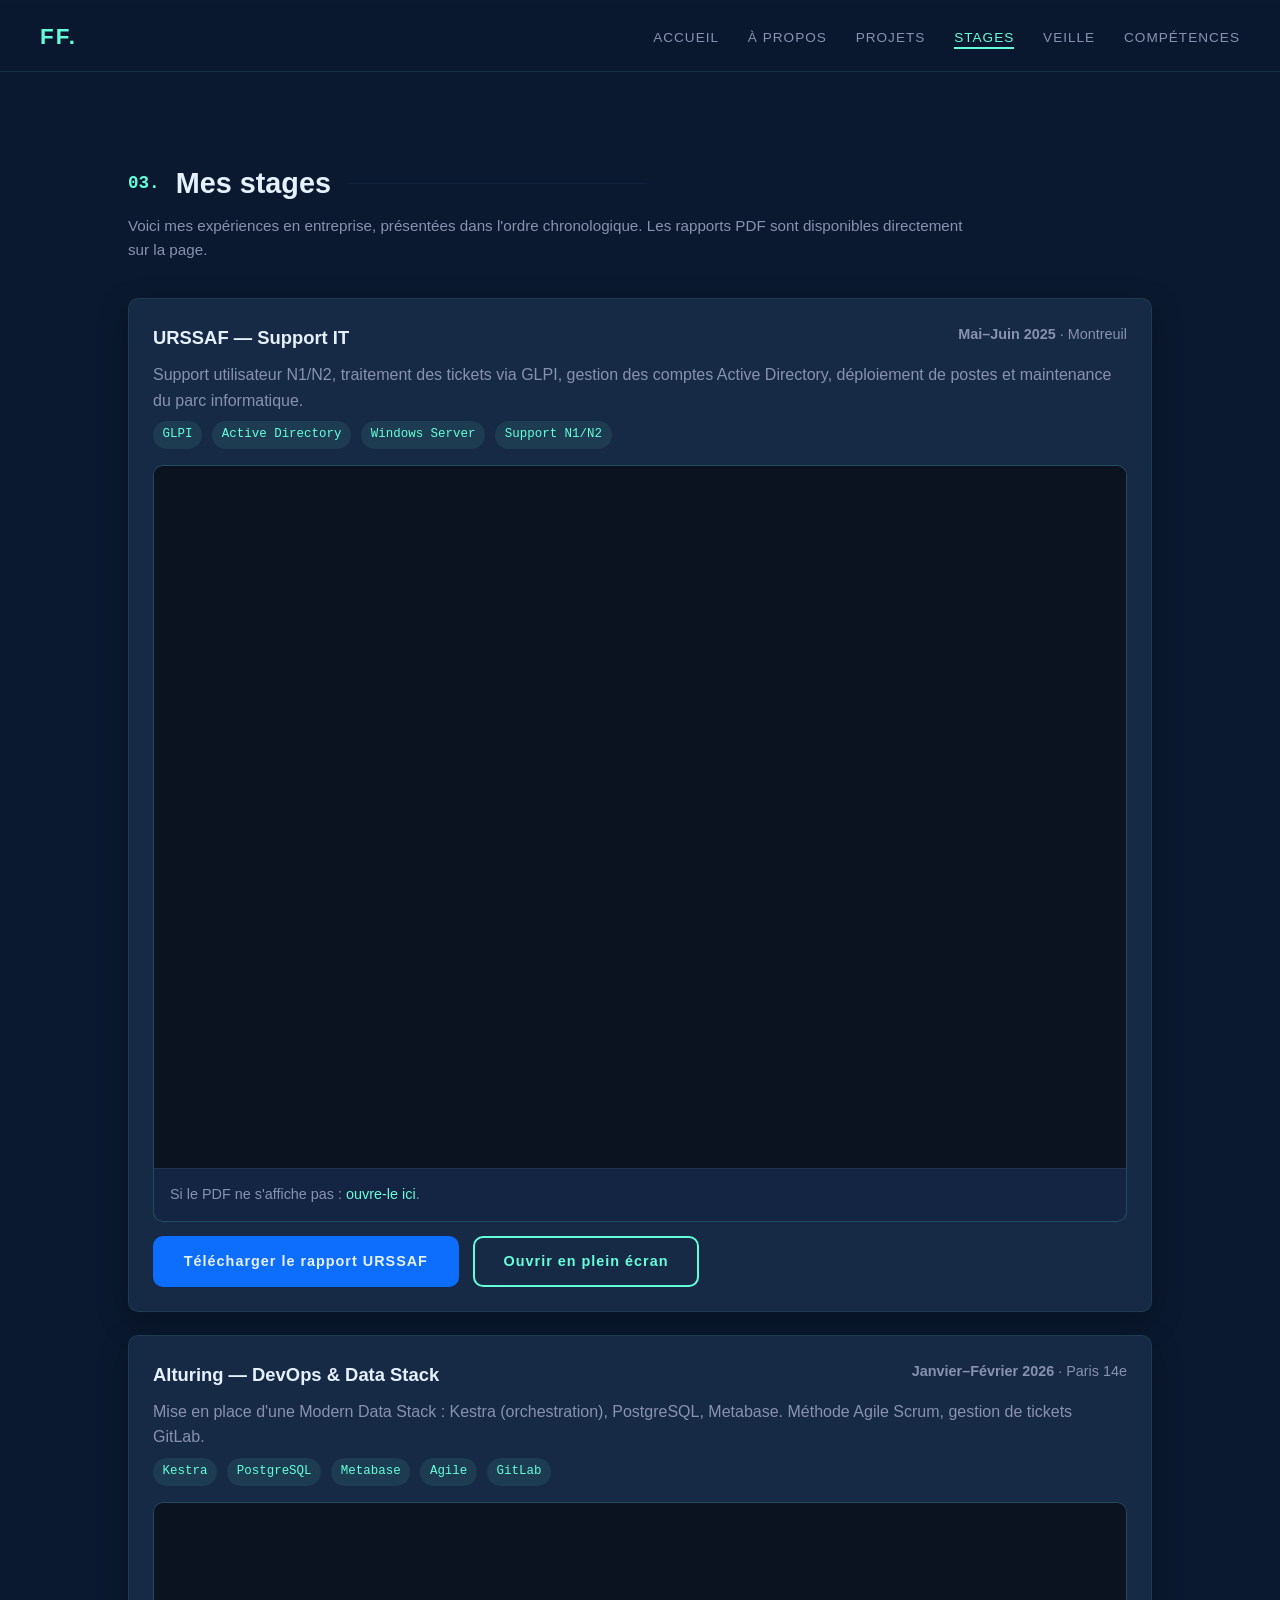
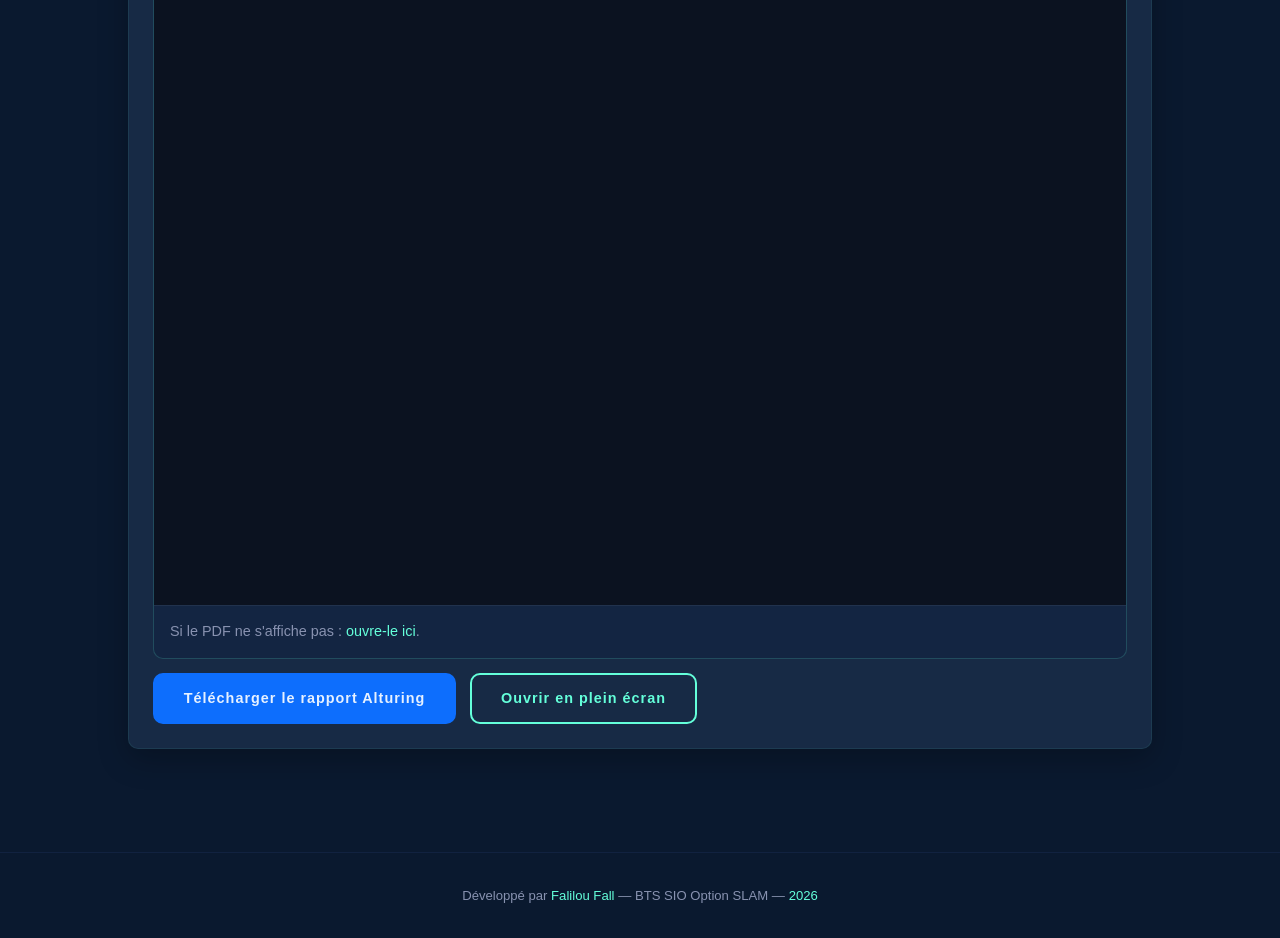
<file: stages.html>
<!DOCTYPE html>
<html lang="fr">
<head>
  <meta charset="UTF-8" />
  <meta name="viewport" content="width=device-width, initial-scale=1.0" />
  <title>Stages — Portfolio Falilou Fall</title>

  <style>
    :root{
      --primary: #0a192f;
      --accent: #64ffda;
      --accent2: #0d6efd;
      --light-bg: #112240;
      --card-bg: #172a45;
      --text: #ccd6f6;
      --text-muted: #8892b0;
      --white: #e6f1ff;
      --radius: 10px;
      --transition: all 0.3s ease;
    }

    *, *::before, *::after{ box-sizing: border-box; margin:0; padding:0; }
    html{ scroll-behavior: smooth; }
    body{
      font-family: "Segoe UI", Tahoma, Geneva, Verdana, sans-serif;
      background: var(--primary);
      color: var(--text);
      line-height: 1.6;
    }
    a{ color: var(--accent); text-decoration: none; transition: var(--transition); }
    a:hover{ color: var(--white); }

    #progress-bar{
      position: fixed; top:0; left:0;
      height: 3px; width:0;
      background: linear-gradient(90deg, var(--accent), var(--accent2));
      z-index: 9999;
      transition: width 0.1s linear;
    }

    nav{
      position: fixed;
      top: 3px; left:0; right:0;
      background: rgba(10,25,47,0.97);
      backdrop-filter: blur(10px);
      display:flex;
      justify-content: space-between;
      align-items:center;
      padding: 1rem 2.5rem;
      z-index: 1000;
      border-bottom: 1px solid rgba(100,255,218,0.1);
    }
    .nav-logo{
      font-size: 1.4rem;
      font-weight: 700;
      color: var(--accent);
      letter-spacing: 2px;
    }
    .nav-links{
      display:flex;
      gap: 1.8rem;
      list-style:none;
    }
    .nav-links a{
      color: var(--text-muted);
      font-size: 0.85rem;
      letter-spacing: 1px;
      text-transform: uppercase;
      position: relative;
      padding-bottom: 4px;
    }
    .nav-links a::after{
      content:"";
      position:absolute;
      bottom:0; left:0;
      width:0; height:2px;
      background: var(--accent);
      transition: var(--transition);
    }
    .nav-links a:hover,
    .nav-links a.active{ color: var(--accent); }
    .nav-links a:hover::after,
    .nav-links a.active::after{ width:100%; }

    .hamburger{
      display:none;
      flex-direction: column;
      gap:5px;
      cursor:pointer;
    }
    .hamburger span{
      display:block;
      width:25px;
      height:2px;
      background: var(--accent);
      transition: var(--transition);
    }

    .page-content{
      padding-top: 80px;
      min-height: 100vh;
    }

    section, .main-section{ padding: 5rem 10vw; }

    .section-title{
      font-size: 1.8rem;
      font-weight: 700;
      color: var(--white);
      margin-bottom: 0.5rem;
      display:flex;
      align-items:center;
      gap: 1rem;
    }
    .section-title::before{
      content: attr(data-num);
      color: var(--accent);
      font-size: 1.1rem;
      font-family: monospace;
    }
    .section-title::after{
      content:"";
      flex:1;
      height:1px;
      background: var(--light-bg);
      max-width: 300px;
    }
    .section-sub{
      color: var(--text-muted);
      margin-bottom: 2.2rem;
      font-size: 0.95rem;
      max-width: 850px;
    }

    .card{
      background: var(--card-bg);
      border-radius: var(--radius);
      padding: 1.5rem;
      border: 1px solid rgba(100,255,218,0.08);
      transition: var(--transition);
      box-shadow: 0 10px 30px rgba(0,0,0,0.25);
      margin-bottom: 1.4rem;
    }
    .card:hover{
      transform: translateY(-5px);
      border-color: rgba(100,255,218,0.25);
    }

    .stage-head{
      display:flex;
      align-items:flex-start;
      justify-content: space-between;
      gap: 1rem;
      flex-wrap: wrap;
      margin-bottom: 0.6rem;
    }
    .stage-title{
      font-size: 1.15rem;
      color: var(--white);
      font-weight: 800;
    }
    .stage-meta{
      color: var(--text-muted);
      font-size: 0.9rem;
      white-space: nowrap;
    }
    .stage-desc{ color: var(--text-muted); margin-top: 0.4rem; }

    .tag{
      display:inline-block;
      background: rgba(100,255,218,0.08);
      color: var(--accent);
      padding: 0.25rem 0.6rem;
      border-radius: 20px;
      font-size: 0.78rem;
      font-family: monospace;
      margin-right: 0.35rem;
      margin-top: 0.5rem;
    }

    .rapport-preview{
      margin-top: 1rem;
      border-radius: var(--radius);
      overflow:hidden;
      border: 1px solid rgba(100,255,218,0.18);
      background: rgba(17,34,64,0.55);
    }
    .pdf-frame{
      width: 100%;
      height: min(78vh, 820px);
      border: 0;
      display:block;
      background: #0b1220;
    }
    .pdf-fallback{
      padding: 0.9rem 1rem;
      border-top: 1px solid rgba(255,255,255,0.06);
      color: var(--text-muted);
      font-size: 0.9rem;
    }

    .btn{
      display:inline-block;
      padding: 0.75rem 1.8rem;
      border-radius: var(--radius);
      font-size: 0.9rem;
      font-weight: 700;
      cursor:pointer;
      transition: var(--transition);
      letter-spacing: 1px;
      margin-top: 0.9rem;
      margin-right: 0.6rem;
    }
    .btn-outline{
      background: transparent;
      border: 2px solid var(--accent);
      color: var(--accent);
    }
    .btn-outline:hover{
      background: rgba(100,255,218,0.1);
      transform: translateY(-2px);
      color: var(--accent);
    }
    .btn-solid{
      background: var(--accent2);
      border: 2px solid var(--accent2);
      color: var(--white);
    }
    .btn-solid:hover{
      filter: brightness(1.15);
      transform: translateY(-2px);
      color: var(--white);
    }

    .reveal{
      opacity: 0;
      transform: translateY(30px);
      transition: opacity 0.6s ease, transform 0.6s ease;
    }
    .reveal.visible{
      opacity: 1;
      transform: translateY(0);
    }

    #back-to-top{
      position: fixed;
      bottom: 2rem;
      right: 2rem;
      background: var(--accent);
      color: var(--primary);
      border: none;
      border-radius: 50%;
      width: 44px;
      height: 44px;
      font-size: 1.1rem;
      cursor: pointer;
      display: none;
      align-items: center;
      justify-content: center;
      transition: var(--transition);
      z-index: 999;
      box-shadow: 0 4px 15px rgba(100,255,218,0.3);
    }
    #back-to-top:hover{ transform: translateY(-3px); }
    #back-to-top.visible{ display:flex; }

    footer{
      text-align:center;
      padding: 2rem;
      color: var(--text-muted);
      font-size: 0.82rem;
      border-top: 1px solid var(--light-bg);
    }
    footer span{ color: var(--accent); }

    @media (max-width: 768px){
      nav{ padding: 1rem 1.5rem; }
      .nav-links{
        display:none;
        flex-direction: column;
        position:absolute;
        top: 100%;
        left:0; right:0;
        background: rgba(10,25,47,0.98);
        padding: 1rem 2rem;
        gap: 1.2rem;
        border-top: 1px solid var(--light-bg);
      }
      .nav-links.open{ display:flex; }
      .hamburger{ display:flex; }
      section, .main-section{ padding: 4rem 6vw; }
      .pdf-frame{ height: 70vh; }
      .stage-meta{ white-space: normal; }
    }

    @media print{
      nav, #back-to-top, #progress-bar{ display:none !important; }
      .pdf-frame{ display:none !important; }
      .rapport-preview{ border: none; }
      .card{ page-break-inside: avoid; }
    }
  </style>
</head>

<body>
  <div id="progress-bar"></div>

  <nav>
    <a href="index.html" class="nav-logo">FF.</a>
    <ul class="nav-links" id="navLinks">
      <li><a href="index.html">Accueil</a></li>
      <li><a href="apropos.html">À propos</a></li>
      <li><a href="projets.html">Projets</a></li>
      <li><a href="stages.html" class="active">Stages</a></li>
      <li><a href="veille.html">Veille</a></li>
      <li><a href="competences.html">Compétences</a></li>
    </ul>
    <div class="hamburger" id="hamburger" aria-label="Menu">
      <span></span><span></span><span></span>
    </div>
  </nav>

  <div class="page-content">
    <section class="main-section">
      <h2 class="section-title" data-num="03.">Mes stages</h2>
      <p class="section-sub">
        Voici mes expériences en entreprise, présentées dans l'ordre chronologique.
        Les rapports PDF sont disponibles directement sur la page.
      </p>

      <!-- ① URSSAF — Mai-Juin 2025 -->
      <div class="card reveal">
        <div class="stage-head">
          <div class="stage-title">URSSAF — Support IT</div>
          <div class="stage-meta"><strong>Mai–Juin 2025</strong> · Montreuil</div>
        </div>

        <p class="stage-desc">
          Support utilisateur N1/N2, traitement des tickets via GLPI, gestion des comptes
          Active Directory, déploiement de postes et maintenance du parc informatique.
        </p>

        <div>
          <span class="tag">GLPI</span>
          <span class="tag">Active Directory</span>
          <span class="tag">Windows Server</span>
          <span class="tag">Support N1/N2</span>
        </div>

        <div class="rapport-preview">
          <iframe
            class="pdf-frame"
            src="Rapport-URSSAF.pdf?v=1#view=FitH"
            title="Rapport de stage URSSAF (PDF)">
          </iframe>
          <div class="pdf-fallback">
            Si le PDF ne s'affiche pas :
            <a href="Rapport-URSSAF.pdf?v=1" target="_blank" rel="noopener">ouvre-le ici</a>.
          </div>
        </div>

        <a class="btn btn-solid" href="Rapport-URSSAF.pdf?v=1" download>Télécharger le rapport URSSAF</a>
        <a class="btn btn-outline" href="Rapport-URSSAF.pdf?v=1" target="_blank" rel="noopener">Ouvrir en plein écran</a>
      </div>

      <!-- ② ALTURING — Janvier-Février 2026 -->
      <div class="card reveal">
        <div class="stage-head">
          <div class="stage-title">Alturing — DevOps & Data Stack</div>
          <div class="stage-meta"><strong>Janvier–Février 2026</strong> · Paris 14e</div>
        </div>

        <p class="stage-desc">
          Mise en place d'une Modern Data Stack : Kestra (orchestration), PostgreSQL, Metabase.
          Méthode Agile Scrum, gestion de tickets GitLab.
        </p>

        <div>
          <span class="tag">Kestra</span>
          <span class="tag">PostgreSQL</span>
          <span class="tag">Metabase</span>
          <span class="tag">Agile</span>
          <span class="tag">GitLab</span>
        </div>

        <div class="rapport-preview">
          <iframe
            class="pdf-frame"
            src="Rapport-final%20v3.pdf?v=1#view=FitH"
            title="Rapport de stage Alturing (PDF)">
          </iframe>
          <div class="pdf-fallback">
            Si le PDF ne s'affiche pas :
            <a href="Rapport-final%20v3.pdf?v=1" target="_blank" rel="noopener">ouvre-le ici</a>.
          </div>
        </div>

        <a class="btn btn-solid" href="Rapport-final%20v3.pdf?v=1" download>Télécharger le rapport Alturing</a>
        <a class="btn btn-outline" href="Rapport-final%20v3.pdf?v=1" target="_blank" rel="noopener">Ouvrir en plein écran</a>
      </div>

    </section>

    <footer>
      <p>Développé par <span>Falilou Fall</span> — BTS SIO Option SLAM — <span id="year"></span></p>
    </footer>
  </div>

  <button id="back-to-top" title="Retour en haut">↑</button>

  <script>
    document.getElementById("year").textContent = new Date().getFullYear();

    const hamburger = document.getElementById("hamburger");
    const navLinks  = document.getElementById("navLinks");
    hamburger.addEventListener("click", () => navLinks.classList.toggle("open"));

    const progressBar = document.getElementById("progress-bar");
    const backToTop   = document.getElementById("back-to-top");

    window.addEventListener("scroll", () => {
      const s = document.documentElement.scrollTop;
      const h = document.documentElement.scrollHeight - document.documentElement.clientHeight;
      progressBar.style.width = (h ? (s / h) * 100 : 0) + "%";
      if (s > 400) backToTop.classList.add("visible");
      else backToTop.classList.remove("visible");
    });

    backToTop.addEventListener("click", () => {
      window.scrollTo({ top: 0, behavior: "smooth" });
    });

    document.querySelectorAll(".reveal").forEach(el => {
      new IntersectionObserver((entries, obs) => {
        entries.forEach(e => {
          if (e.isIntersecting) {
            e.target.classList.add("visible");
            obs.unobserve(e.target);
          }
        });
      }, { threshold: 0.12 }).observe(el);
    });
  </script>
</body>
</html>
</file>
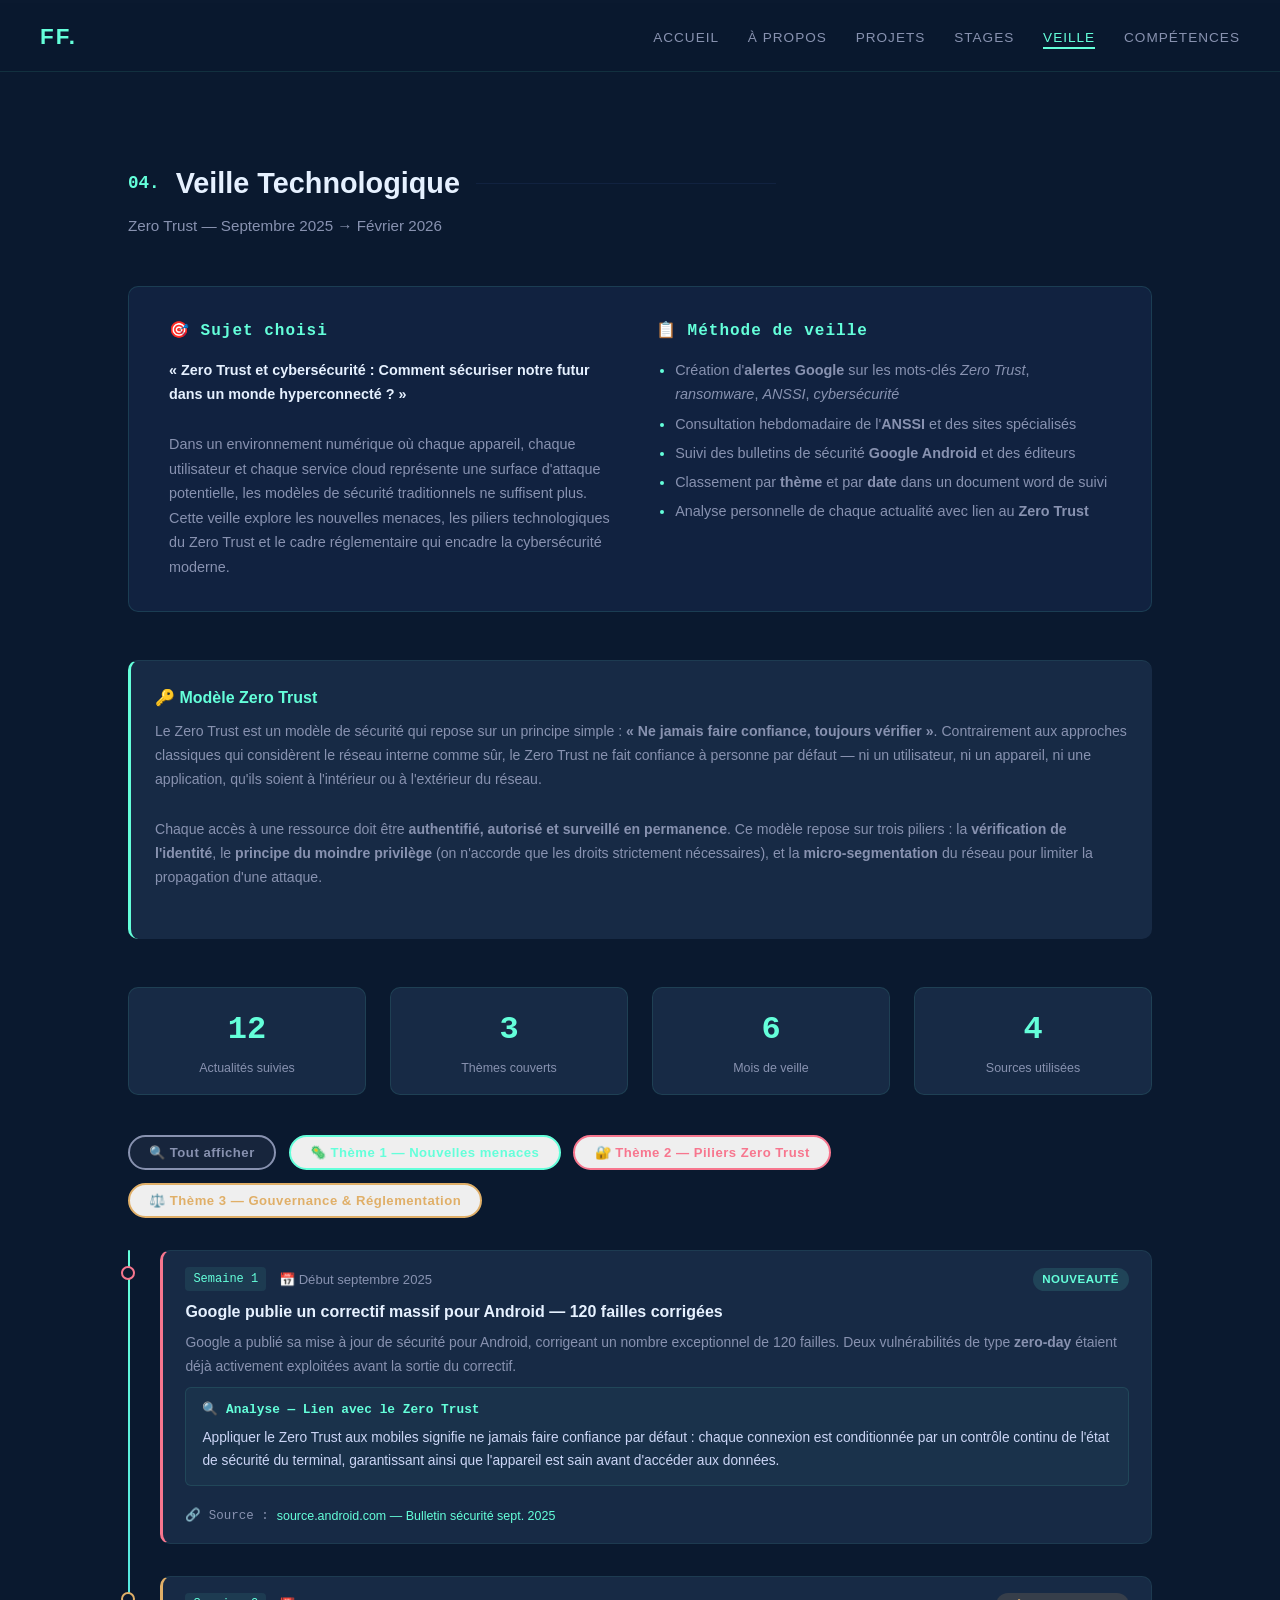
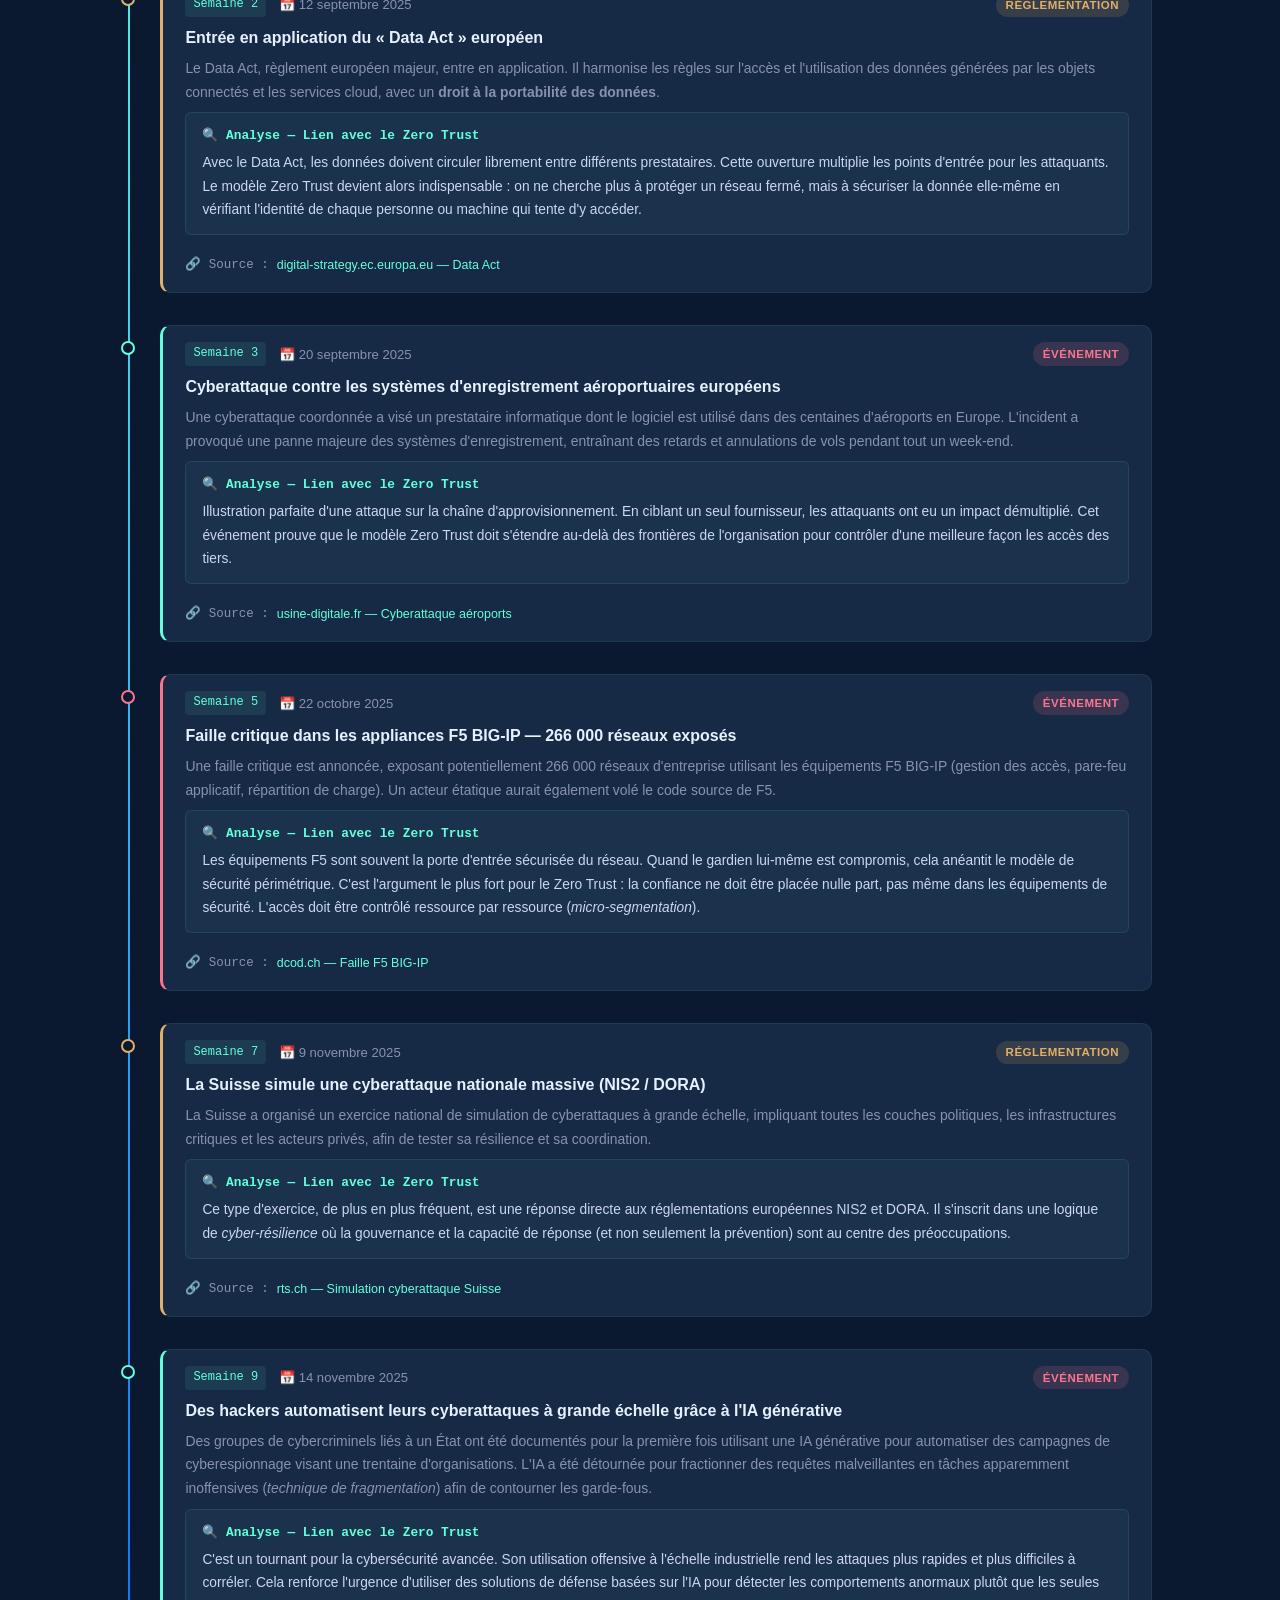
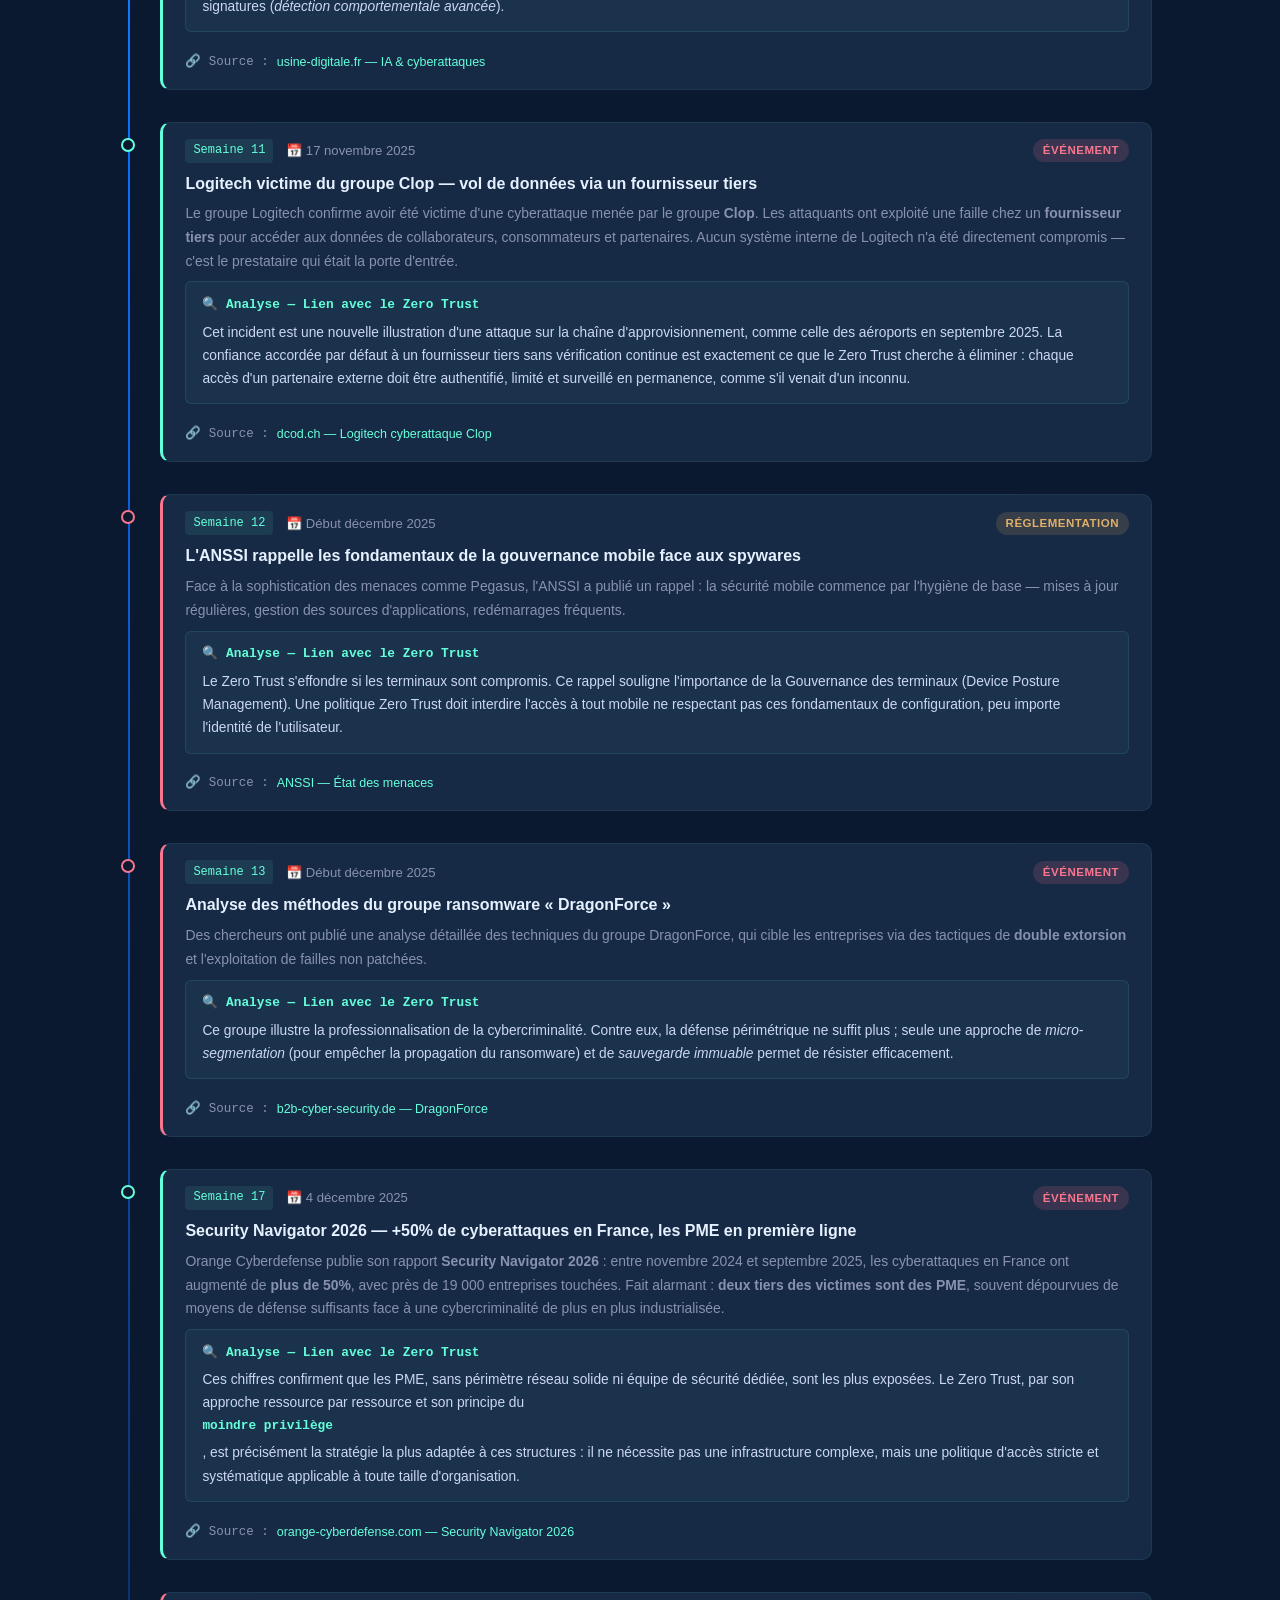
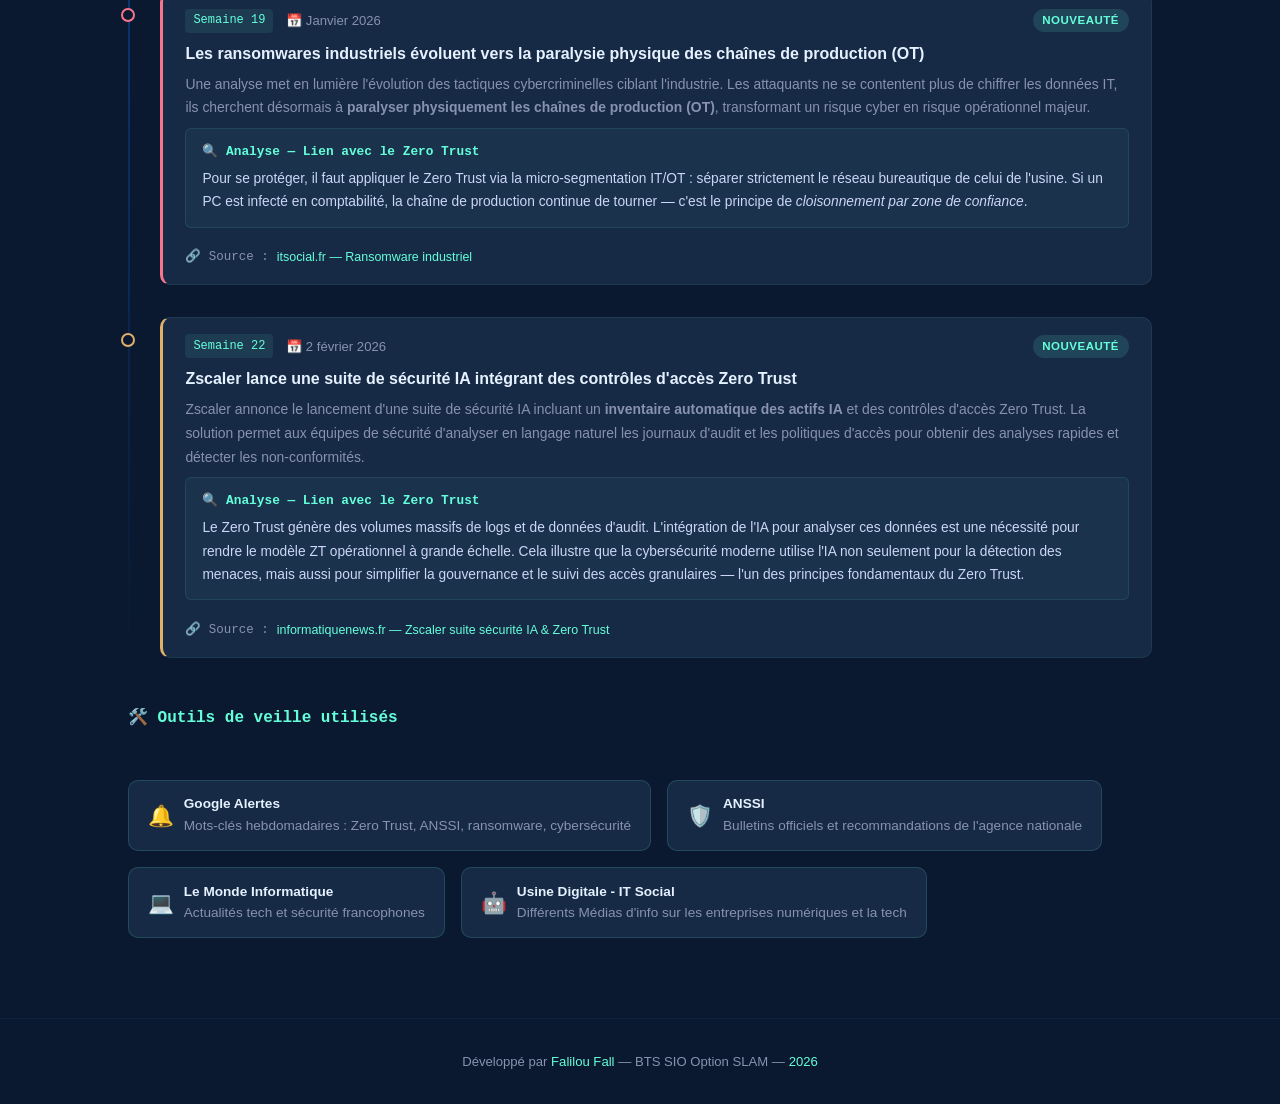
<file: veille.html>
<!DOCTYPE html>
<html lang="fr">
<head>
  <meta charset="UTF-8"/>
  <meta name="viewport" content="width=device-width, initial-scale=1.0"/>
  <title>Veille Technologique — Portfolio Falilou Fall</title>
  <style>
    *, *::before, *::after { box-sizing: border-box; margin: 0; padding: 0; }
    :root {
      --primary: #0a192f;
      --accent: #64ffda;
      --accent2: #0d6efd;
      --light-bg: #112240;
      --card-bg: #172a45;
      --text: #ccd6f6;
      --text-muted: #8892b0;
      --white: #e6f1ff;
      --radius: 10px;
      --transition: all 0.3s ease;
      --theme1: #64ffda;
      --theme2: #f7768e;
      --theme3: #e0af68;
    }
    html { scroll-behavior: smooth; }
    body {
      font-family: 'Segoe UI', Tahoma, Geneva, Verdana, sans-serif;
      background-color: var(--primary);
      color: var(--text);
      line-height: 1.6;
    }
    a { color: var(--accent); text-decoration: none; transition: var(--transition); }
    a:hover { color: var(--white); text-decoration: underline; }

    #progress-bar {
      position: fixed; top: 0; left: 0; height: 3px; width: 0%;
      background: linear-gradient(90deg, var(--accent), var(--accent2));
      z-index: 9999; transition: width 0.1s linear;
    }

    nav {
      position: fixed; top: 3px; left: 0; right: 0;
      background: rgba(10,25,47,0.97); backdrop-filter: blur(10px);
      display: flex; justify-content: space-between; align-items: center;
      padding: 1rem 2.5rem; z-index: 1000;
      border-bottom: 1px solid rgba(100,255,218,0.1);
    }
    .nav-logo { font-size: 1.4rem; font-weight: 700; color: var(--accent); letter-spacing: 2px; }
    .nav-links { display: flex; gap: 1.8rem; list-style: none; }
    .nav-links a {
      color: var(--text-muted); font-size: 0.85rem;
      letter-spacing: 1px; text-transform: uppercase;
      position: relative; padding-bottom: 4px;
    }
    .nav-links a::after {
      content: ''; position: absolute; bottom: 0; left: 0;
      width: 0; height: 2px; background: var(--accent); transition: var(--transition);
    }
    .nav-links a:hover, .nav-links a.active { color: var(--accent); }
    .nav-links a:hover::after, .nav-links a.active::after { width: 100%; }
    .hamburger { display: none; flex-direction: column; gap: 5px; cursor: pointer; }
    .hamburger span { display: block; width: 25px; height: 2px; background: var(--accent); transition: var(--transition); }

    .page-content { padding-top: 80px; min-height: 100vh; }
    section, .main-section { padding: 5rem 10vw; }

    .section-title {
      font-size: 1.8rem; font-weight: 700; color: var(--white);
      margin-bottom: 0.5rem; display: flex; align-items: center; gap: 1rem;
    }
    .section-title::before { content: attr(data-num); color: var(--accent); font-size: 1.1rem; font-family: monospace; }
    .section-title::after { content: ''; flex: 1; height: 1px; background: var(--light-bg); max-width: 300px; }
    .section-sub { color: var(--text-muted); margin-bottom: 3rem; font-size: 0.95rem; }

    .reveal { opacity: 0; transform: translateY(30px); transition: opacity 0.6s ease, transform 0.6s ease; }
    .reveal.visible { opacity: 1; transform: translateY(0); }

    #back-to-top {
      position: fixed; bottom: 2rem; right: 2rem;
      background: var(--accent); color: var(--primary);
      border: none; border-radius: 50%; width: 44px; height: 44px;
      font-size: 1.2rem; cursor: pointer; display: none;
      align-items: center; justify-content: center;
      transition: var(--transition); z-index: 999;
      box-shadow: 0 4px 15px rgba(100,255,218,0.3);
    }
    #back-to-top:hover { transform: translateY(-3px); }
    #back-to-top.visible { display: flex; }

    footer {
      text-align: center; padding: 2rem;
      color: var(--text-muted); font-size: 0.82rem;
      border-top: 1px solid var(--light-bg);
    }
    footer span { color: var(--accent); }

    @media (max-width: 768px) {
      nav { padding: 1rem 1.5rem; }
      .nav-links { display: none; flex-direction: column; position: absolute; top: 100%; left: 0; right: 0; background: rgba(10,25,47,0.98); padding: 1rem 2rem; gap: 1.2rem; border-top: 1px solid var(--light-bg); }
      .nav-links.open { display: flex; }
      .hamburger { display: flex; }
      section, .main-section { padding: 4rem 6vw; }
    }

    /* ===== INTRO BANNER ===== */
    .veille-intro {
      background: var(--light-bg);
      border: 1px solid rgba(100,255,218,0.12);
      border-radius: var(--radius);
      padding: 2rem 2.5rem;
      margin-bottom: 3rem;
      display: grid;
      grid-template-columns: 1fr 1fr;
      gap: 2rem;
    }
    @media (max-width: 768px) { .veille-intro { grid-template-columns: 1fr; } }
    .veille-intro h3 { color: var(--accent); font-size: 1rem; margin-bottom: 0.8rem; font-family: monospace; letter-spacing: 1px; }
    .veille-intro p, .veille-intro li { color: var(--text-muted); font-size: 0.9rem; line-height: 1.7; }
    .veille-intro ul { padding-left: 1.2rem; display: flex; flex-direction: column; gap: 0.3rem; }
    .veille-intro li::marker { color: var(--accent); }

    /* ===== DEFINITIONS ===== */
    .definitions-grid {
      display: grid; grid-template-columns: 1fr 1fr; gap: 1.5rem;
      margin-bottom: 3rem;
    }
    @media (max-width: 768px) { .definitions-grid { grid-template-columns: 1fr; } }
    .def-card {
      background: var(--card-bg); border-radius: var(--radius);
      padding: 1.5rem; border-left: 3px solid var(--accent);
      border-top: 1px solid rgba(100,255,218,0.08);
    }
    .def-card h4 { color: var(--accent); margin-bottom: 0.6rem; font-size: 1rem; }
    .def-card p { color: var(--text-muted); font-size: 0.88rem; line-height: 1.7; }

    /* ===== THEME TABS ===== */
    .theme-tabs { display: flex; gap: 0.8rem; flex-wrap: wrap; margin-bottom: 2rem; }
    .theme-tab {
      padding: 0.5rem 1.2rem; border-radius: 25px; font-size: 0.82rem;
      cursor: pointer; border: 2px solid; transition: var(--transition);
      font-weight: 600; letter-spacing: 0.5px;
    }
    .theme-tab[data-theme="1"] { border-color: var(--theme1); color: var(--theme1); }
    .theme-tab[data-theme="2"] { border-color: var(--theme2); color: var(--theme2); }
    .theme-tab[data-theme="3"] { border-color: var(--theme3); color: var(--theme3); }
    .theme-tab.active, .theme-tab[data-theme="1"]:hover { background: rgba(100,255,218,0.1); }
    .theme-tab[data-theme="2"].active, .theme-tab[data-theme="2"]:hover { background: rgba(247,118,142,0.1); }
    .theme-tab[data-theme="3"].active, .theme-tab[data-theme="3"]:hover { background: rgba(224,175,104,0.1); }
    .theme-tab[data-theme="0"] { border-color: var(--text-muted); color: var(--text-muted); }
    .theme-tab[data-theme="0"].active, .theme-tab[data-theme="0"]:hover { background: rgba(136,146,176,0.1); }

    /* ===== TIMELINE ===== */
    .timeline { position: relative; padding-left: 2rem; }
    .timeline::before {
      content: ''; position: absolute; left: 0; top: 0; bottom: 0;
      width: 2px; background: linear-gradient(180deg, var(--accent), var(--accent2), transparent);
      border-radius: 2px;
    }

    .timeline-entry {
      position: relative; margin-bottom: 2rem;
      transition: var(--transition);
    }
    .timeline-entry.hidden { display: none; }

    .timeline-dot {
      position: absolute; left: -2.45rem; top: 1rem;
      width: 14px; height: 14px; border-radius: 50%;
      border: 2px solid; background: var(--primary);
      transition: var(--transition);
    }
    .timeline-entry[data-theme="1"] .timeline-dot { border-color: var(--theme1); }
    .timeline-entry[data-theme="2"] .timeline-dot { border-color: var(--theme2); }
    .timeline-entry[data-theme="3"] .timeline-dot { border-color: var(--theme3); }
    .timeline-entry:hover .timeline-dot { transform: scale(1.3); }

    .entry-card {
      background: var(--card-bg); border-radius: var(--radius);
      border: 1px solid rgba(100,255,218,0.08);
      overflow: hidden; transition: var(--transition);
    }
    .timeline-entry[data-theme="1"] .entry-card { border-left: 3px solid var(--theme1); }
    .timeline-entry[data-theme="2"] .entry-card { border-left: 3px solid var(--theme2); }
    .timeline-entry[data-theme="3"] .entry-card { border-left: 3px solid var(--theme3); }
    .entry-card:hover { transform: translateX(6px); border-color: rgba(100,255,218,0.25); }

    .entry-header {
      display: flex; justify-content: space-between; align-items: center;
      padding: 1rem 1.4rem 0.5rem;
      flex-wrap: wrap; gap: 0.5rem;
    }
    .entry-meta { display: flex; align-items: center; gap: 0.8rem; flex-wrap: wrap; }
    .entry-week {
      font-family: monospace; font-size: 0.75rem;
      background: rgba(100,255,218,0.08); color: var(--accent);
      padding: 0.15rem 0.5rem; border-radius: 4px;
    }
    .entry-date { font-size: 0.82rem; color: var(--text-muted); }
    .entry-badge {
      font-size: 0.72rem; padding: 0.15rem 0.6rem; border-radius: 20px;
      font-weight: 600; text-transform: uppercase; letter-spacing: 0.5px;
    }
    .badge-event { background: rgba(247,118,142,0.15); color: #f7768e; }
    .badge-news  { background: rgba(100,255,218,0.12); color: var(--accent); }
    .badge-reg   { background: rgba(224,175,104,0.15); color: #e0af68; }

    .entry-title {
      padding: 0 1.4rem 0.4rem;
      font-size: 1rem; font-weight: 700; color: var(--white);
    }
    .entry-body { padding: 0 1.4rem; }
    .entry-body p { color: var(--text-muted); font-size: 0.87rem; line-height: 1.7; margin-bottom: 0.5rem; }
    .entry-analysis {
      margin: 0.5rem 0;
      background: rgba(100,255,218,0.04);
      border-radius: 6px; padding: 0.8rem 1rem;
      border: 1px solid rgba(100,255,218,0.1);
    }
    .entry-analysis strong { color: var(--accent); font-size: 0.8rem; font-family: monospace; display: block; margin-bottom: 0.3rem; }
    .entry-analysis p { color: var(--text); font-size: 0.86rem; margin: 0; }

    .entry-footer {
      padding: 0.8rem 1.4rem 1rem;
      display: flex; align-items: center; gap: 0.5rem;
    }
    .entry-footer span { color: var(--text-muted); font-size: 0.78rem; font-family: monospace; }
    .entry-footer a { font-size: 0.78rem; color: var(--accent); word-break: break-all; }

    /* ===== OUTILS VEILLE ===== */
    .outils-grid {
      display: flex; flex-wrap: wrap; gap: 1rem;
      margin-top: 3rem;
    }
    .outil-chip {
      background: var(--card-bg); border: 1px solid rgba(100,255,218,0.15);
      border-radius: var(--radius); padding: 0.8rem 1.2rem;
      display: flex; align-items: center; gap: 0.6rem;
      font-size: 0.85rem; color: var(--text-muted);
    }
    .outil-chip span { font-size: 1.3rem; }
    .outil-chip strong { color: var(--white); }

    /* ===== STATS ===== */
    .stats-row {
      display: flex; gap: 1.5rem; flex-wrap: wrap;
      margin-bottom: 2.5rem;
    }
    .stat-box {
      background: var(--card-bg); border-radius: var(--radius);
      padding: 1rem 1.5rem; border: 1px solid rgba(100,255,218,0.1);
      text-align: center; flex: 1; min-width: 120px;
    }
    .stat-box .stat-num { font-size: 2rem; font-weight: 700; color: var(--accent); font-family: monospace; }
    .stat-box .stat-label { font-size: 0.78rem; color: var(--text-muted); margin-top: 0.2rem; }
  </style>
</head>
<body>
<div id="progress-bar"></div>

<nav>
  <a href="index.html" class="nav-logo">FF.</a>
  <ul class="nav-links" id="navLinks">
    <li><a href="index.html">Accueil</a></li>
    <li><a href="apropos.html">À propos</a></li>
    <li><a href="projets.html">Projets</a></li>
    <li><a href="stages.html">Stages</a></li>
    <li><a href="veille.html">Veille</a></li>
    <li><a href="competences.html">Compétences</a></li>
  </ul>
  <div class="hamburger" id="hamburger"><span></span><span></span><span></span></div>
</nav>

<div class="page-content">
<section class="main-section">

  <h2 class="section-title" data-num="04.">Veille Technologique</h2>
  <p class="section-sub">Zero Trust — Septembre 2025 → Février 2026</p>

  <!-- INTRO -->
  <div class="veille-intro reveal">
    <div>
      <h3>🎯 Sujet choisi</h3>
      <p>
        <strong style="color:var(--white)">« Zero Trust et cybersécurité : Comment sécuriser notre futur dans un monde hyperconnecté ? »</strong>
      </p>
      <br>
      <p>
        Dans un environnement numérique où chaque appareil, chaque utilisateur et chaque service cloud représente une surface d'attaque potentielle,
        les modèles de sécurité traditionnels ne suffisent plus. Cette veille explore les nouvelles menaces,
        les piliers technologiques du Zero Trust et le cadre réglementaire qui encadre la cybersécurité moderne.
      </p>
    </div>
    <div>
      <h3>📋 Méthode de veille</h3>
      <ul>
        <li>Création d'<strong>alertes Google</strong> sur les mots-clés <em>Zero Trust</em>, <em>ransomware</em>, <em>ANSSI</em>, <em>cybersécurité</em></li>
        <li>Consultation hebdomadaire de l'<strong>ANSSI</strong> et des sites spécialisés</li>
        <li>Suivi des bulletins de sécurité <strong>Google Android</strong> et des éditeurs</li>
        <li>Classement par <strong>thème</strong> et par <strong>date</strong> dans un document word de suivi</li>
        <li>Analyse personnelle de chaque actualité avec lien au <strong>Zero Trust</strong></li>
      </ul>
    </div>
  </div>

  <!-- DEFINITIONS -->
  <div class="definitions-grid reveal">
    <div class="def-card" style="border-right-color: var(--accent2); grid-column: 1 / -1;">
      <h4>🔑 Modèle Zero Trust</h4>
      <p>
        Le Zero Trust est un modèle de sécurité qui repose sur un principe simple :
        <strong>« Ne jamais faire confiance, toujours vérifier »</strong>. Contrairement aux approches
        classiques qui considèrent le réseau interne comme sûr, le Zero Trust ne fait confiance
        à personne par défaut — ni un utilisateur, ni un appareil, ni une application,
        qu'ils soient à l'intérieur ou à l'extérieur du réseau.
      </p>
      <br>
      <p>
        Chaque accès à une ressource doit être <strong>authentifié, autorisé et surveillé en
        permanence</strong>. Ce modèle repose sur trois piliers : la <strong>vérification
        de l'identité</strong>, le <strong>principe du moindre privilège</strong> (on n'accorde
        que les droits strictement nécessaires), et la <strong>micro-segmentation</strong>
        du réseau pour limiter la propagation d'une attaque.
      </p>
      <br>
    </div>
  </div>

  <!-- STATS -->
  <div class="stats-row reveal">
    <div class="stat-box">
      <div class="stat-num">12</div>
      <div class="stat-label">Actualités suivies</div>
    </div>
    <div class="stat-box">
      <div class="stat-num">3</div>
      <div class="stat-label">Thèmes couverts</div>
    </div>
    <div class="stat-box">
      <div class="stat-num">6</div>
      <div class="stat-label">Mois de veille</div>
    </div>
    <div class="stat-box">
      <div class="stat-num">4</div>
      <div class="stat-label">Sources utilisées</div>
    </div>
  </div>

  <!-- FILTRES -->
  <div class="theme-tabs reveal">
    <button class="theme-tab active" data-theme="0" onclick="filterTheme(0)">🔍 Tout afficher</button>
    <button class="theme-tab" data-theme="1" onclick="filterTheme(1)">🦠 Thème 1 — Nouvelles menaces</button>
    <button class="theme-tab" data-theme="2" onclick="filterTheme(2)">🔐 Thème 2 — Piliers Zero Trust</button>
    <button class="theme-tab" data-theme="3" onclick="filterTheme(3)">⚖️ Thème 3 — Gouvernance & Réglementation</button>
  </div>

  <!-- TIMELINE -->
  <div class="timeline">

    <!-- S1 — Thème 2 -->
    <div class="timeline-entry reveal" data-theme="2">
      <div class="timeline-dot"></div>
      <div class="entry-card">
        <div class="entry-header">
          <div class="entry-meta">
            <span class="entry-week">Semaine 1</span>
            <span class="entry-date">📅 Début septembre 2025</span>
          </div>
          <span class="entry-badge badge-news">Nouveauté</span>
        </div>
        <div class="entry-title">Google publie un correctif massif pour Android — 120 failles corrigées</div>
        <div class="entry-body">
          <p>Google a publié sa mise à jour de sécurité pour Android, corrigeant un nombre exceptionnel de 120 failles. Deux vulnérabilités de type <strong>zero-day</strong> étaient déjà activement exploitées avant la sortie du correctif.</p>
          <div class="entry-analysis">
            <strong>🔍 Analyse — Lien avec le Zero Trust</strong>
            <p>Appliquer le Zero Trust aux mobiles signifie ne jamais faire confiance par défaut : chaque connexion est conditionnée par un contrôle continu de l'état de sécurité du terminal, garantissant ainsi que l'appareil est sain avant d'accéder aux données.</p>
          </div>
        </div>
        <div class="entry-footer">
          <span>🔗 Source :</span>
          <a href="https://source.android.com/docs/security/bulletin/2025-09-01?hl=fr" target="_blank">source.android.com — Bulletin sécurité sept. 2025</a>
        </div>
      </div>
    </div>

    <!-- S2 — Thème 3 -->
    <div class="timeline-entry reveal" data-theme="3">
      <div class="timeline-dot"></div>
      <div class="entry-card">
        <div class="entry-header">
          <div class="entry-meta">
            <span class="entry-week">Semaine 2</span>
            <span class="entry-date">📅 12 septembre 2025</span>
          </div>
          <span class="entry-badge badge-reg">Réglementation</span>
        </div>
        <div class="entry-title">Entrée en application du « Data Act » européen</div>
        <div class="entry-body">
          <p>Le Data Act, règlement européen majeur, entre en application. Il harmonise les règles sur l'accès et l'utilisation des données générées par les objets connectés et les services cloud, avec un <strong>droit à la portabilité des données</strong>.</p>
          <div class="entry-analysis">
            <strong>🔍 Analyse — Lien avec le Zero Trust</strong>
            <p>Avec le Data Act, les données doivent circuler librement entre différents prestataires. Cette ouverture multiplie les points d'entrée pour les attaquants. Le modèle Zero Trust devient alors indispensable : on ne cherche plus à protéger un réseau fermé, mais à sécuriser la donnée elle-même en vérifiant l'identité de chaque personne ou machine qui tente d'y accéder.</p>
          </div>
        </div>
        <div class="entry-footer">
          <span>🔗 Source :</span>
          <a href="https://digital-strategy.ec.europa.eu/fr/policies/data-act" target="_blank">digital-strategy.ec.europa.eu — Data Act</a>
        </div>
      </div>
    </div>

    <!-- S3 — Thème 1 -->
    <div class="timeline-entry reveal" data-theme="1">
      <div class="timeline-dot"></div>
      <div class="entry-card">
        <div class="entry-header">
          <div class="entry-meta">
            <span class="entry-week">Semaine 3</span>
            <span class="entry-date">📅 20 septembre 2025</span>
          </div>
          <span class="entry-badge badge-event">Événement</span>
        </div>
        <div class="entry-title">Cyberattaque contre les systèmes d'enregistrement aéroportuaires européens</div>
        <div class="entry-body">
          <p>Une cyberattaque coordonnée a visé un prestataire informatique dont le logiciel est utilisé dans des centaines d'aéroports en Europe. L'incident a provoqué une panne majeure des systèmes d'enregistrement, entraînant des retards et annulations de vols pendant tout un week-end.</p>
          <div class="entry-analysis">
            <strong>🔍 Analyse — Lien avec le Zero Trust</strong>
            <p>Illustration parfaite d'une attaque sur la chaîne d'approvisionnement. En ciblant un seul fournisseur, les attaquants ont eu un impact démultiplié. Cet événement prouve que le modèle Zero Trust doit s'étendre au-delà des frontières de l'organisation pour contrôler d'une meilleure façon les accès des tiers.</p>
          </div>
        </div>
        <div class="entry-footer">
          <span>🔗 Source :</span>
          <a href="https://www.usine-digitale.fr/article/trois-informations-a-retenir-sur-la-cyberattaque-qui-perturbe-les-aeroports-europeens.N2238169" target="_blank">usine-digitale.fr — Cyberattaque aéroports</a>
        </div>
      </div>
    </div>

    <!-- S5 — Thème 2 -->
    <div class="timeline-entry reveal" data-theme="2">
      <div class="timeline-dot"></div>
      <div class="entry-card">
        <div class="entry-header">
          <div class="entry-meta">
            <span class="entry-week">Semaine 5</span>
            <span class="entry-date">📅 22 octobre 2025</span>
          </div>
          <span class="entry-badge badge-event">Événement</span>
        </div>
        <div class="entry-title">Faille critique dans les appliances F5 BIG-IP — 266 000 réseaux exposés</div>
        <div class="entry-body">
          <p>Une faille critique est annoncée, exposant potentiellement 266 000 réseaux d'entreprise utilisant les équipements F5 BIG-IP (gestion des accès, pare-feu applicatif, répartition de charge). Un acteur étatique aurait également volé le code source de F5.</p>
          <div class="entry-analysis">
            <strong>🔍 Analyse — Lien avec le Zero Trust</strong>
            <p>Les équipements F5 sont souvent la porte d'entrée sécurisée du réseau. Quand le gardien lui-même est compromis, cela anéantit le modèle de sécurité périmétrique. C'est l'argument le plus fort pour le Zero Trust : la confiance ne doit être placée nulle part, pas même dans les équipements de sécurité. L'accès doit être contrôlé ressource par ressource (<em>micro-segmentation</em>).</p>
          </div>
        </div>
        <div class="entry-footer">
          <span>🔗 Source :</span>
          <a href="https://dcod.ch/2025/10/21/faille-critique-f5-big-ip-expose-266000-reseaux-dans-le-monde/" target="_blank">dcod.ch — Faille F5 BIG-IP</a>
        </div>
      </div>
    </div>

    <!-- S7 — Thème 3 -->
    <div class="timeline-entry reveal" data-theme="3">
      <div class="timeline-dot"></div>
      <div class="entry-card">
        <div class="entry-header">
          <div class="entry-meta">
            <span class="entry-week">Semaine 7</span>
            <span class="entry-date">📅 9 novembre 2025</span>
          </div>
          <span class="entry-badge badge-reg">Réglementation</span>
        </div>
        <div class="entry-title">La Suisse simule une cyberattaque nationale massive (NIS2 / DORA)</div>
        <div class="entry-body">
          <p>La Suisse a organisé un exercice national de simulation de cyberattaques à grande échelle, impliquant toutes les couches politiques, les infrastructures critiques et les acteurs privés, afin de tester sa résilience et sa coordination.</p>
          <div class="entry-analysis">
            <strong>🔍 Analyse — Lien avec le Zero Trust</strong>
            <p>Ce type d'exercice, de plus en plus fréquent, est une réponse directe aux réglementations européennes NIS2 et DORA. Il s'inscrit dans une logique de <em>cyber-résilience</em> où la gouvernance et la capacité de réponse (et non seulement la prévention) sont au centre des préoccupations.</p>
          </div>
        </div>
        <div class="entry-footer">
          <span>🔗 Source :</span>
          <a href="https://www.rts.ch/info/suisse/2025/article/la-suisse-simule-des-cyberattaques-massives-pour-tester-sa-securite-nationale-29052688.html" target="_blank">rts.ch — Simulation cyberattaque Suisse</a>
        </div>
      </div>
    </div>

    <!-- S9 — Thème 1 -->
    <div class="timeline-entry reveal" data-theme="1">
      <div class="timeline-dot"></div>
      <div class="entry-card">
        <div class="entry-header">
          <div class="entry-meta">
            <span class="entry-week">Semaine 9</span>
            <span class="entry-date">📅 14 novembre 2025</span>
          </div>
          <span class="entry-badge badge-event">Événement</span>
        </div>
        <div class="entry-title">Des hackers automatisent leurs cyberattaques à grande échelle grâce à l'IA générative</div>
        <div class="entry-body">
          <p>Des groupes de cybercriminels liés à un État ont été documentés pour la première fois utilisant une IA générative pour automatiser des campagnes de cyberespionnage visant une trentaine d'organisations. L'IA a été détournée pour fractionner des requêtes malveillantes en tâches apparemment inoffensives (<em>technique de fragmentation</em>) afin de contourner les garde-fous.</p>
          <div class="entry-analysis">
            <strong>🔍 Analyse — Lien avec le Zero Trust</strong>
            <p>C'est un tournant pour la cybersécurité avancée. Son utilisation offensive à l'échelle industrielle rend les attaques plus rapides et plus difficiles à corréler. Cela renforce l'urgence d'utiliser des solutions de défense basées sur l'IA pour détecter les comportements anormaux plutôt que les seules signatures (<em>détection comportementale avancée</em>).</p>
          </div>
        </div>
        <div class="entry-footer">
          <span>🔗 Source :</span>
          <a href="https://www.usine-digitale.fr/article/les-hackers-exploitent-l-ia-generative-pour-creer-des-malwares-capables-d-evoluer-en-temps-reel-pendant-qu-ils-s-executent.N2240989" target="_blank">usine-digitale.fr — IA & cyberattaques</a>
        </div>
      </div>
    </div>

    <!-- S11 — Thème 1 -->
    <div class="timeline-entry reveal" data-theme="1">
      <div class="timeline-dot"></div>
      <div class="entry-card">
        <div class="entry-header">
          <div class="entry-meta">
            <span class="entry-week">Semaine 11</span>
            <span class="entry-date">📅 17 novembre 2025</span>
          </div>
          <span class="entry-badge badge-event">Événement</span>
        </div>
        <div class="entry-title">Logitech victime du groupe Clop — vol de données via un fournisseur tiers</div>
        <div class="entry-body">
          <p>Le groupe Logitech confirme avoir été victime d'une cyberattaque menée par le groupe <strong>Clop</strong>. Les attaquants ont exploité une faille chez un <strong>fournisseur tiers</strong> pour accéder aux données de collaborateurs, consommateurs et partenaires. Aucun système interne de Logitech n'a été directement compromis — c'est le prestataire qui était la porte d'entrée.</p>
          <div class="entry-analysis">
            <strong>🔍 Analyse — Lien avec le Zero Trust</strong>
            <p>Cet incident est une nouvelle illustration d'une attaque sur la chaîne d'approvisionnement, comme celle des aéroports en septembre 2025. La confiance accordée par défaut à un fournisseur tiers sans vérification continue est exactement ce que le Zero Trust cherche à éliminer : chaque accès d'un partenaire externe doit être authentifié, limité et surveillé en permanence, comme s'il venait d'un inconnu.</p>
          </div>
        </div>
        <div class="entry-footer">
          <span>🔗 Source :</span>
          <a href="https://dcod.ch/2025/11/17/logitech-confirme-une-cyberattaque-clop-avec-vol-de-donnees/" target="_blank">dcod.ch — Logitech cyberattaque Clop</a>
        </div>
      </div>
    </div>

    <!-- S12 — Thème 2 -->
    <div class="timeline-entry reveal" data-theme="2">
      <div class="timeline-dot"></div>
      <div class="entry-card">
        <div class="entry-header">
          <div class="entry-meta">
            <span class="entry-week">Semaine 12</span>
            <span class="entry-date">📅 Début décembre 2025</span>
          </div>
          <span class="entry-badge badge-reg">Réglementation</span>
        </div>
        <div class="entry-title">L'ANSSI rappelle les fondamentaux de la gouvernance mobile face aux spywares</div>
        <div class="entry-body">
          <p>Face à la sophistication des menaces comme Pegasus, l'ANSSI a publié un rappel : la sécurité mobile commence par l'hygiène de base — mises à jour régulières, gestion des sources d'applications, redémarrages fréquents.</p>
          <div class="entry-analysis">
            <strong>🔍 Analyse — Lien avec le Zero Trust</strong>
            <p>Le Zero Trust s'effondre si les terminaux sont compromis. Ce rappel souligne l'importance de la Gouvernance des terminaux (Device Posture Management). Une politique Zero Trust doit interdire l'accès à tout mobile ne respectant pas ces fondamentaux de configuration, peu importe l'identité de l'utilisateur.</p>
          </div>
        </div>
        <div class="entry-footer">
          <span>🔗 Source :</span>
          <a href="https://www.usine-digitale.fr/cybersecurite/smartphones-sous-haute-menace-comment-nos-telephones-sont-devenus-le-nouveau-terrain-daffrontement-des-cybercriminels.LA3ME4FGYVA4ZFJHPA7IYGRZ5E.html" target="_blank">ANSSI — État des menaces</a>
        </div>
      </div>
    </div>

    <!-- S13 — Thème 2 -->
    <div class="timeline-entry reveal" data-theme="2">
      <div class="timeline-dot"></div>
      <div class="entry-card">
        <div class="entry-header">
          <div class="entry-meta">
            <span class="entry-week">Semaine 13</span>
            <span class="entry-date">📅 Début décembre 2025</span>
          </div>
          <span class="entry-badge badge-event">Événement</span>
        </div>
        <div class="entry-title">Analyse des méthodes du groupe ransomware « DragonForce »</div>
        <div class="entry-body">
          <p>Des chercheurs ont publié une analyse détaillée des techniques du groupe DragonForce, qui cible les entreprises via des tactiques de <strong>double extorsion</strong> et l'exploitation de failles non patchées.</p>
          <div class="entry-analysis">
            <strong>🔍 Analyse — Lien avec le Zero Trust</strong>
            <p>Ce groupe illustre la professionnalisation de la cybercriminalité. Contre eux, la défense périmétrique ne suffit plus ; seule une approche de <em>micro-segmentation</em> (pour empêcher la propagation du ransomware) et de <em>sauvegarde immuable</em> permet de résister efficacement.</p>
          </div>
        </div>
        <div class="entry-footer">
          <span>🔗 Source :</span>
          <a href="https://b2b-cyber-security.de/fr/dragonforce-wie-sich-ein-ransomware-kartell-seine-stellung-sichert/" target="_blank">b2b-cyber-security.de — DragonForce</a>
        </div>
      </div>
    </div>

    <!-- S17 — Thème 1 -->
    <div class="timeline-entry reveal" data-theme="1">
      <div class="timeline-dot"></div>
      <div class="entry-card">
        <div class="entry-header">
          <div class="entry-meta">
            <span class="entry-week">Semaine 17</span>
            <span class="entry-date">📅 4 décembre 2025</span>
          </div>
          <span class="entry-badge badge-event">Événement</span>
        </div>
        <div class="entry-title">Security Navigator 2026 — +50% de cyberattaques en France, les PME en première ligne</div>
        <div class="entry-body">
          <p>Orange Cyberdefense publie son rapport <strong>Security Navigator 2026</strong> : entre novembre 2024 et septembre 2025, les cyberattaques en France ont augmenté de <strong>plus de 50%</strong>, avec près de 19 000 entreprises touchées. Fait alarmant : <strong>deux tiers des victimes sont des PME</strong>, souvent dépourvues de moyens de défense suffisants face à une cybercriminalité de plus en plus industrialisée.</p>
          <div class="entry-analysis">
            <strong>🔍 Analyse — Lien avec le Zero Trust</strong>
            <p>Ces chiffres confirment que les PME, sans périmètre réseau solide ni équipe de sécurité dédiée, sont les plus exposées. Le Zero Trust, par son approche ressource par ressource et son principe du <strong>moindre privilège</strong>, est précisément la stratégie la plus adaptée à ces structures : il ne nécessite pas une infrastructure complexe, mais une politique d'accès stricte et systématique applicable à toute taille d'organisation.</p>
          </div>
        </div>
        <div class="entry-footer">
          <span>🔗 Source :</span>
          <a href="https://www.orangecyberdefense.com/fileadmin/fr/Insight/Actualites/communiques_presse/OCD_SecurityNavigator2026.pdf" target="_blank">orange-cyberdefense.com — Security Navigator 2026</a>
        </div>
      </div>
    </div>

    <!-- S19 — Thème 2 -->
    <div class="timeline-entry reveal" data-theme="2">
      <div class="timeline-dot"></div>
      <div class="entry-card">
        <div class="entry-header">
          <div class="entry-meta">
            <span class="entry-week">Semaine 19</span>
            <span class="entry-date">📅 Janvier 2026</span>
          </div>
          <span class="entry-badge badge-news">Nouveauté</span>
        </div>
        <div class="entry-title">Les ransomwares industriels évoluent vers la paralysie physique des chaînes de production (OT)</div>
        <div class="entry-body">
          <p>Une analyse met en lumière l'évolution des tactiques cybercriminelles ciblant l'industrie. Les attaquants ne se contentent plus de chiffrer les données IT, ils cherchent désormais à <strong>paralyser physiquement les chaînes de production (OT)</strong>, transformant un risque cyber en risque opérationnel majeur.</p>
          <div class="entry-analysis">
            <strong>🔍 Analyse — Lien avec le Zero Trust</strong>
            <p>Pour se protéger, il faut appliquer le Zero Trust via la micro-segmentation IT/OT : séparer strictement le réseau bureautique de celui de l'usine. Si un PC est infecté en comptabilité, la chaîne de production continue de tourner — c'est le principe de <em>cloisonnement par zone de confiance</em>.</p>
          </div>
        </div>
        <div class="entry-footer">
          <span>🔗 Source :</span>
          <a href="https://itsocial.fr/cybersecurite/cybersecurite-articles/rancongiciel-industriel-une-menace-financiere-devenue-un-risque-sur-la-production-mondiale/" target="_blank">itsocial.fr — Ransomware industriel</a>
        </div>
      </div>
    </div>

    <!-- S22 — Thème 3 -->
    <div class="timeline-entry reveal" data-theme="3">
      <div class="timeline-dot"></div>
      <div class="entry-card">
        <div class="entry-header">
          <div class="entry-meta">
            <span class="entry-week">Semaine 22</span>
            <span class="entry-date">📅 2 février 2026</span>
          </div>
          <span class="entry-badge badge-news">Nouveauté</span>
        </div>
        <div class="entry-title">Zscaler lance une suite de sécurité IA intégrant des contrôles d'accès Zero Trust</div>
        <div class="entry-body">
          <p>Zscaler annonce le lancement d'une suite de sécurité IA incluant un <strong>inventaire automatique des actifs IA</strong> et des contrôles d'accès Zero Trust. La solution permet aux équipes de sécurité d'analyser en langage naturel les journaux d'audit et les politiques d'accès pour obtenir des analyses rapides et détecter les non-conformités.</p>
          <div class="entry-analysis">
            <strong>🔍 Analyse — Lien avec le Zero Trust</strong>
            <p>Le Zero Trust génère des volumes massifs de logs et de données d'audit. L'intégration de l'IA pour analyser ces données est une nécessité pour rendre le modèle ZT opérationnel à grande échelle. Cela illustre que la cybersécurité moderne utilise l'IA non seulement pour la détection des menaces, mais aussi pour simplifier la gouvernance et le suivi des accès granulaires — l'un des principes fondamentaux du Zero Trust.</p>
          </div>
        </div>
        <div class="entry-footer">
          <span>🔗 Source :</span>
          <a href="https://www.informatiquenews.fr/zscaler-muscle-son-offre-pour-securiser-lia-en-entreprise-109351/" target="_blank">informatiquenews.fr — Zscaler suite sécurité IA & Zero Trust</a>
        </div>
      </div>
    </div>

  </div>

  <!-- OUTILS -->
  <div class="reveal" style="margin-top: 3rem;">
    <h3 style="color: var(--white); margin-bottom: 1rem; font-size: 1rem; font-family: monospace; color: var(--accent);">🛠️ Outils de veille utilisés</h3>
    <div class="outils-grid">
      <div class="outil-chip"><span>🔔</span><div><strong>Google Alertes</strong><br>Mots-clés hebdomadaires : Zero Trust, ANSSI, ransomware, cybersécurité</div></div>
      <div class="outil-chip"><span>🛡️</span><div><strong>ANSSI</strong><br>Bulletins officiels et recommandations de l'agence nationale</div></div>
      <div class="outil-chip"><span>💻</span><div><strong>Le Monde Informatique</strong><br>Actualités tech et sécurité francophones</div></div>
      <div class="outil-chip"><span>🤖</span><div><strong>Usine Digitale - IT Social</strong><br>Différents Médias d'info sur les entreprises numériques et la tech</div></div>
    </div>
  </div>

</section>

<footer>
  <p>Développé par <span>Falilou Fall</span> — BTS SIO Option SLAM — <span id="year"></span></p>
</footer>
<button id="back-to-top" title="Retour en haut">↑</button>
</div>

<script>
  document.getElementById('year').textContent = new Date().getFullYear();

  const hamburger = document.getElementById('hamburger');
  const navLinks  = document.getElementById('navLinks');
  hamburger.addEventListener('click', () => navLinks.classList.toggle('open'));
  document.querySelectorAll('.nav-links a').forEach(l => l.addEventListener('click', () => navLinks.classList.remove('open')));

  const progressBar = document.getElementById('progress-bar');
  const backToTop   = document.getElementById('back-to-top');
  window.addEventListener('scroll', () => {
    const s = document.documentElement.scrollTop;
    const h = document.documentElement.scrollHeight - document.documentElement.clientHeight;
    progressBar.style.width = (s / h * 100) + '%';
    s > 400 ? backToTop.classList.add('visible') : backToTop.classList.remove('visible');
  });
  backToTop.addEventListener('click', () => window.scrollTo({ top: 0, behavior: 'smooth' }));

  document.querySelectorAll('.reveal').forEach(el => {
    new IntersectionObserver((entries) => {
      entries.forEach(e => { if (e.isIntersecting) e.target.classList.add('visible'); });
    }, { threshold: 0.1 }).observe(el);
  });

  const currentFile = location.pathname.split('/').pop() || 'index.html';
  document.querySelectorAll('.nav-links a').forEach(a => {
    if (a.getAttribute('href') === currentFile) a.classList.add('active');
  });

  function filterTheme(theme) {
    document.querySelectorAll('.theme-tab').forEach(t => t.classList.remove('active'));
    document.querySelector(`.theme-tab[data-theme="${theme}"]`).classList.add('active');

    document.querySelectorAll('.timeline-entry').forEach(entry => {
      if (theme === 0 || parseInt(entry.dataset.theme) === theme) {
        entry.classList.remove('hidden');
      } else {
        entry.classList.add('hidden');
      }
    });
  }
</script>

</body>
</html>
</file>
